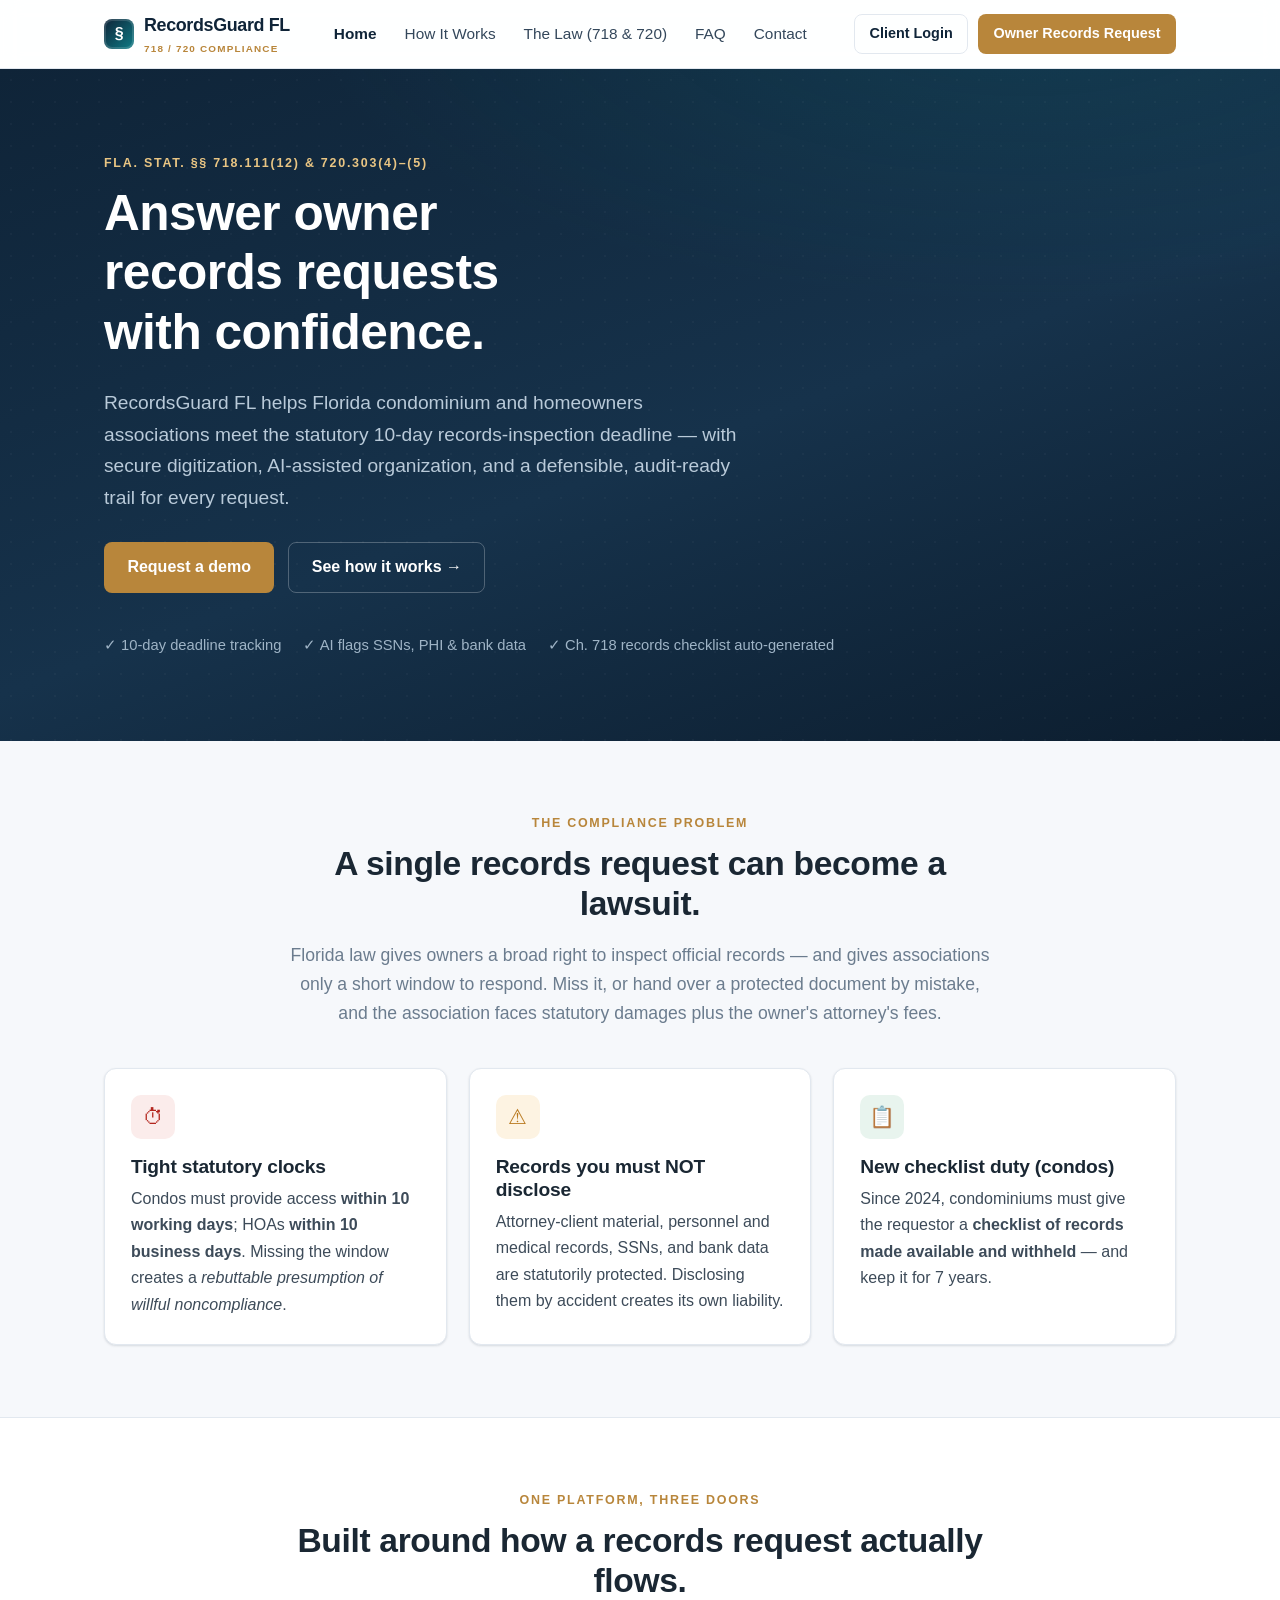
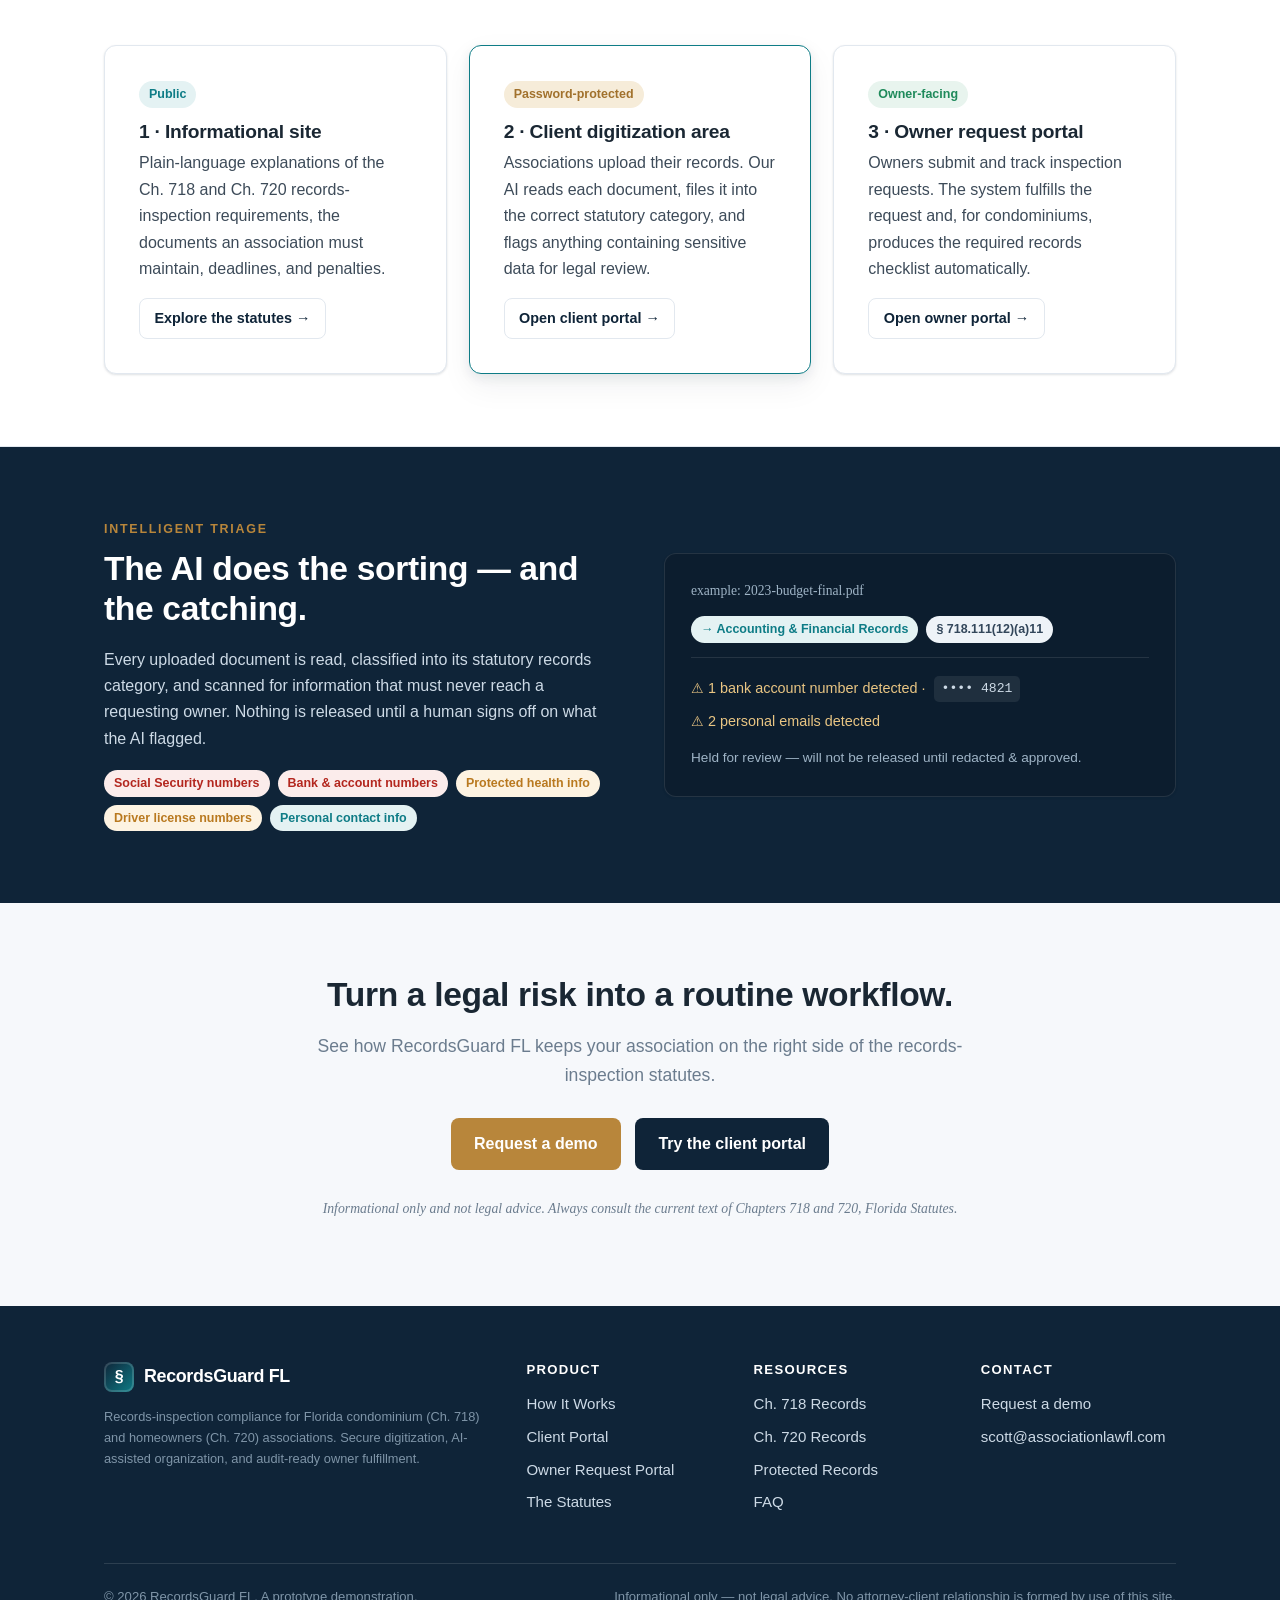
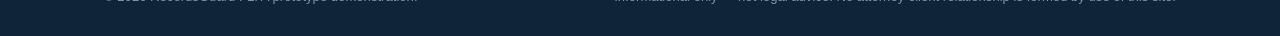
<file: index.html>
<!DOCTYPE html>
<html lang="en">
<head>
  <meta charset="UTF-8" />
  <meta name="viewport" content="width=device-width, initial-scale=1" />
  <meta name="theme-color" content="#0f2438" />
  <title>RecordsGuard FL — Records-Inspection Compliance for FL Associations</title>
  <meta name="description" content="Help Florida condominium (Ch. 718) and homeowners (Ch. 720) associations comply with owner records-inspection requests: secure digitization, AI-assisted organization, and audit-ready owner fulfillment." />
  <link rel="preconnect" href="https://fonts.googleapis.com" />
  <link rel="stylesheet" href="assets/css/site.css" />
</head>
<body data-page="home">
  <div id="site-header"></div>

  <!-- HERO -->
  <div class="hero">
    <div class="wrap">
      <p class="eyebrow">Fla. Stat. §§ 718.111(12) &amp; 720.303(4)–(5)</p>
      <h1>Answer owner records requests with confidence.</h1>
      <p class="lead">RecordsGuard FL helps Florida condominium and homeowners associations meet the statutory 10-day records-inspection deadline — with secure digitization, AI-assisted organization, and a defensible, audit-ready trail for every request.</p>
      <div class="hero-actions">
        <a class="btn btn-primary" href="contact.html">Request a demo</a>
        <a class="btn btn-ghost" href="how-it-works.html" style="color:#fff;border-color:rgba(255,255,255,.25)">See how it works →</a>
      </div>
      <div class="hero-badges">
        <span>✓ 10-day deadline tracking</span>
        <span>✓ AI flags SSNs, PHI &amp; bank data</span>
        <span>✓ Ch. 718 records checklist auto-generated</span>
      </div>
    </div>
  </div>

  <!-- PROBLEM -->
  <section>
    <div class="wrap narrow center">
      <p class="eyebrow">The compliance problem</p>
      <h2>A single records request can become a lawsuit.</h2>
      <p class="muted" style="font-size:1.1rem">Florida law gives owners a broad right to inspect official records — and gives associations only a short window to respond. Miss it, or hand over a protected document by mistake, and the association faces statutory damages plus the owner's attorney's fees.</p>
    </div>
    <div class="wrap" style="margin-top:40px">
      <div class="grid grid-3">
        <div class="card"><div class="card-icon" style="background:var(--red-bg);color:var(--red)">⏱</div>
          <h3>Tight statutory clocks</h3>
          <p>Condos must provide access <strong>within 10 working days</strong>; HOAs <strong>within 10 business days</strong>. Missing the window creates a <em>rebuttable presumption of willful noncompliance</em>.</p>
        </div>
        <div class="card"><div class="card-icon" style="background:var(--amber-bg);color:var(--amber)">⚠</div>
          <h3>Records you must NOT disclose</h3>
          <p>Attorney-client material, personnel and medical records, SSNs, and bank data are statutorily protected. Disclosing them by accident creates its own liability.</p>
        </div>
        <div class="card"><div class="card-icon" style="background:var(--green-bg);color:var(--green)">📋</div>
          <h3>New checklist duty (condos)</h3>
          <p>Since 2024, condominiums must give the requestor a <strong>checklist of records made available and withheld</strong> — and keep it for 7 years.</p>
        </div>
      </div>
    </div>
  </section>

  <!-- THREE AREAS -->
  <section class="alt">
    <div class="wrap">
      <div class="center" style="max-width:720px;margin:0 auto 44px">
        <p class="eyebrow">One platform, three doors</p>
        <h2>Built around how a records request actually flows.</h2>
      </div>
      <div class="grid grid-3">
        <div class="card pad-lg">
          <span class="pill teal">Public</span>
          <h3 style="margin-top:12px">1 · Informational site</h3>
          <p>Plain-language explanations of the Ch. 718 and Ch. 720 records-inspection requirements, the documents an association must maintain, deadlines, and penalties.</p>
          <a class="btn btn-ghost btn-sm" href="law.html">Explore the statutes →</a>
        </div>
        <div class="card pad-lg" style="border-color:var(--teal);box-shadow:var(--shadow)">
          <span class="pill brass">Password-protected</span>
          <h3 style="margin-top:12px">2 · Client digitization area</h3>
          <p>Associations upload their records. Our AI reads each document, files it into the correct statutory category, and flags anything containing sensitive data for legal review.</p>
          <a class="btn btn-ghost btn-sm" href="portal.html">Open client portal →</a>
        </div>
        <div class="card pad-lg">
          <span class="pill green">Owner-facing</span>
          <h3 style="margin-top:12px">3 · Owner request portal</h3>
          <p>Owners submit and track inspection requests. The system fulfills the request and, for condominiums, produces the required records checklist automatically.</p>
          <a class="btn btn-ghost btn-sm" href="owners.html">Open owner portal →</a>
        </div>
      </div>
    </div>
  </section>

  <!-- AI CALLOUT -->
  <section class="navy-band">
    <div class="wrap grid grid-2" style="align-items:center;gap:48px">
      <div>
        <p class="eyebrow">Intelligent triage</p>
        <h2>The AI does the sorting — and the catching.</h2>
        <p>Every uploaded document is read, classified into its statutory records category, and scanned for information that must never reach a requesting owner. Nothing is released until a human signs off on what the AI flagged.</p>
        <div class="tag-list" style="margin-top:18px">
          <span class="pill red">Social Security numbers</span>
          <span class="pill red">Bank &amp; account numbers</span>
          <span class="pill amber">Protected health info</span>
          <span class="pill amber">Driver license numbers</span>
          <span class="pill teal">Personal contact info</span>
        </div>
      </div>
      <div class="card" style="background:#0c1d2e;border-color:rgba(255,255,255,.1)">
        <div style="font-family:var(--serif);color:#9fb4c6;font-size:.85rem">example: 2023-budget-final.pdf</div>
        <div style="margin:14px 0;display:flex;gap:8px;flex-wrap:wrap">
          <span class="pill teal">→ Accounting &amp; Financial Records</span>
          <span class="pill">§ 718.111(12)(a)11</span>
        </div>
        <div style="border-top:1px solid rgba(255,255,255,.1);padding-top:14px">
          <div class="finding" style="color:#e9c583">⚠ 1 bank account number detected · <code style="background:rgba(255,255,255,.08);color:#cddae6">•••• 4821</code></div>
          <div class="finding" style="color:#e9c583">⚠ 2 personal emails detected</div>
          <div style="color:#9fb4c6;font-size:.85rem;margin-top:10px">Held for review — will not be released until redacted &amp; approved.</div>
        </div>
      </div>
    </div>
  </section>

  <!-- CTA -->
  <section>
    <div class="wrap center narrow">
      <h2>Turn a legal risk into a routine workflow.</h2>
      <p class="muted" style="font-size:1.1rem">See how RecordsGuard FL keeps your association on the right side of the records-inspection statutes.</p>
      <div class="hero-actions" style="justify-content:center">
        <a class="btn btn-primary" href="contact.html">Request a demo</a>
        <a class="btn btn-navy" href="portal.html">Try the client portal</a>
      </div>
      <p class="cite" style="margin-top:28px">Informational only and not legal advice. Always consult the current text of Chapters 718 and 720, Florida Statutes.</p>
    </div>
  </section>

  <div id="site-footer"></div>
  <script src="assets/js/site.js"></script>
</body>
</html>
</file>
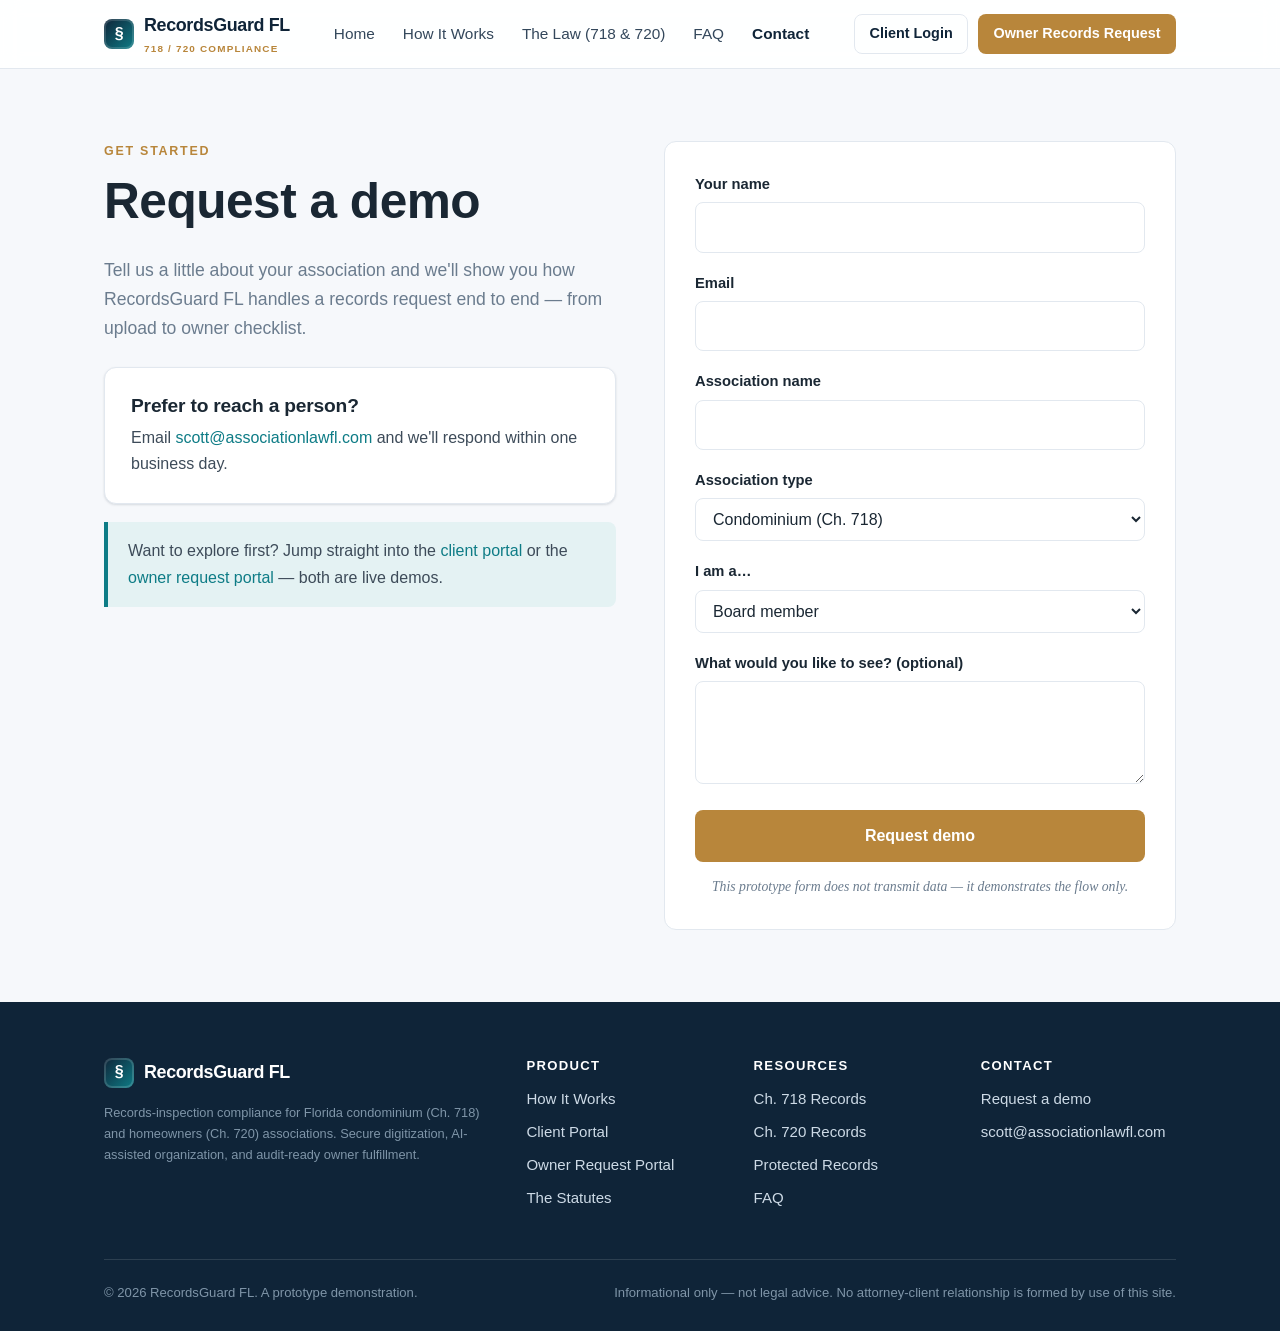
<file: contact.html>
<!DOCTYPE html>
<html lang="en">
<head>
  <meta charset="UTF-8" />
  <meta name="viewport" content="width=device-width, initial-scale=1" />
  <meta name="theme-color" content="#0f2438" />
  <title>Contact &amp; Demo | RecordsGuard FL</title>
  <meta name="description" content="Request a demo of RecordsGuard FL for your Florida condominium or homeowners association." />
  <link rel="stylesheet" href="assets/css/site.css" />
</head>
<body data-page="contact">
  <div id="site-header"></div>

  <section>
    <div class="wrap grid grid-2" style="gap:48px;align-items:start">
      <div>
        <p class="eyebrow">Get started</p>
        <h1>Request a demo</h1>
        <p class="muted" style="font-size:1.1rem">Tell us a little about your association and we'll show you how RecordsGuard FL handles a records request end to end — from upload to owner checklist.</p>
        <div class="card" style="margin-top:24px">
          <h3 class="mt-0">Prefer to reach a person?</h3>
          <p class="mb-0">Email <a href="mailto:scott@associationlawfl.com">scott@associationlawfl.com</a> and we'll respond within one business day.</p>
        </div>
        <div class="callout info" style="margin-top:18px">
          Want to explore first? Jump straight into the <a href="portal.html">client portal</a> or the <a href="owners.html">owner request portal</a> — both are live demos.
        </div>
      </div>

      <div class="form-card">
        <form id="demo-form" onsubmit="return submitDemo(event)">
          <div class="field">
            <label for="name">Your name</label>
            <input id="name" name="name" required autocomplete="name" />
          </div>
          <div class="field">
            <label for="email">Email</label>
            <input id="email" name="email" type="email" required autocomplete="email" />
          </div>
          <div class="field">
            <label for="assoc">Association name</label>
            <input id="assoc" name="assoc" />
          </div>
          <div class="field">
            <label for="type">Association type</label>
            <select id="type" name="type">
              <option value="condo">Condominium (Ch. 718)</option>
              <option value="hoa">Homeowners association (Ch. 720)</option>
              <option value="mixed">Both / management company</option>
              <option value="other">Other</option>
            </select>
          </div>
          <div class="field">
            <label for="role">I am a…</label>
            <select id="role" name="role">
              <option>Board member</option>
              <option>Community association manager</option>
              <option>Association counsel</option>
              <option>Owner</option>
              <option>Other</option>
            </select>
          </div>
          <div class="field">
            <label for="msg">What would you like to see? (optional)</label>
            <textarea id="msg" name="msg" rows="3"></textarea>
          </div>
          <button class="btn btn-primary btn-block" type="submit">Request demo</button>
          <p class="cite center" style="margin:14px 0 0">This prototype form does not transmit data — it demonstrates the flow only.</p>
        </form>
        <div id="demo-thanks" class="hidden center" style="padding:20px 0">
          <div style="font-size:3rem">✓</div>
          <h3>Thanks, <span id="thanks-name">there</span>!</h3>
          <p class="muted">In a production deployment this would reach our team. For now, feel free to explore the live portals.</p>
          <div class="hero-actions" style="justify-content:center">
            <a class="btn btn-navy btn-sm" href="portal.html">Client portal</a>
            <a class="btn btn-ghost btn-sm" href="owners.html">Owner portal</a>
          </div>
        </div>
      </div>
    </div>
  </section>

  <div id="site-footer"></div>
  <script src="assets/js/site.js"></script>
  <script>
    function submitDemo(e) {
      e.preventDefault();
      var name = document.getElementById('name').value || 'there';
      document.getElementById('thanks-name').textContent = name;
      document.getElementById('demo-form').classList.add('hidden');
      document.getElementById('demo-thanks').classList.remove('hidden');
      return false;
    }
  </script>
</body>
</html>
</file>
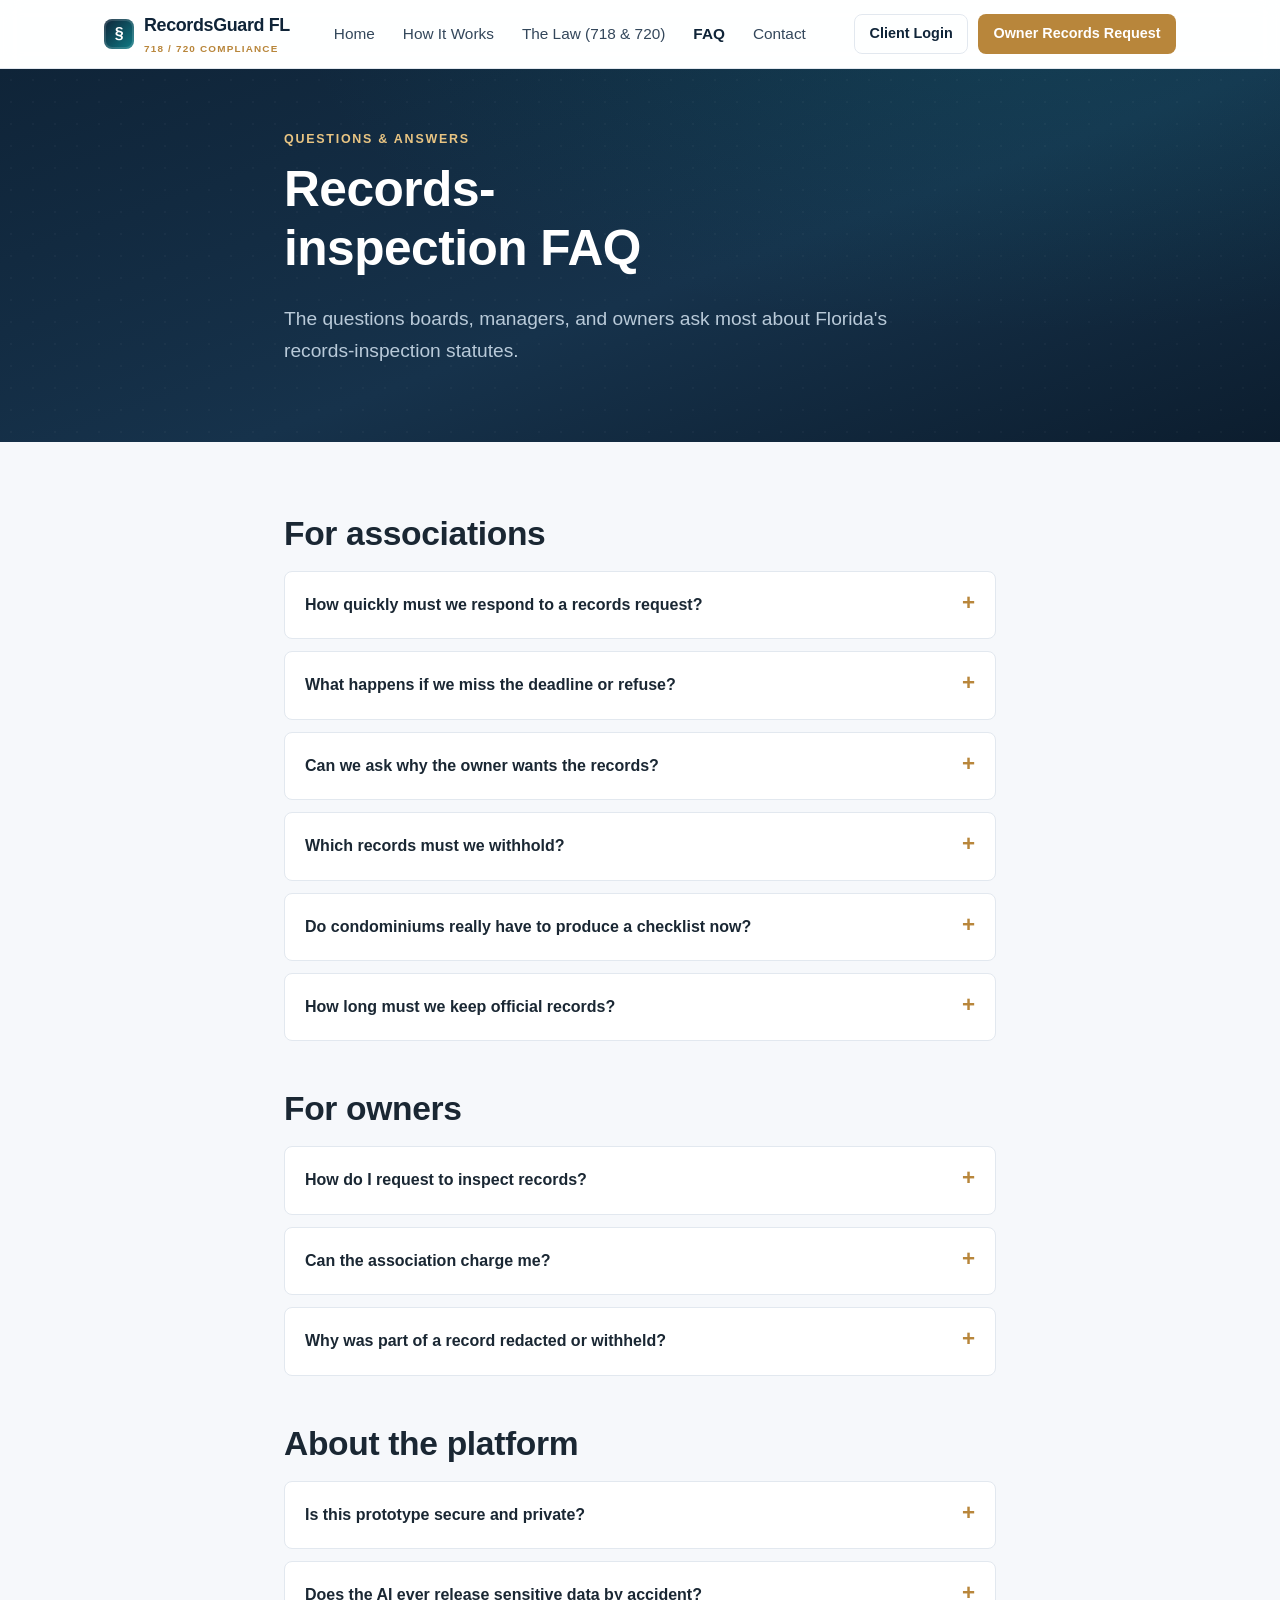
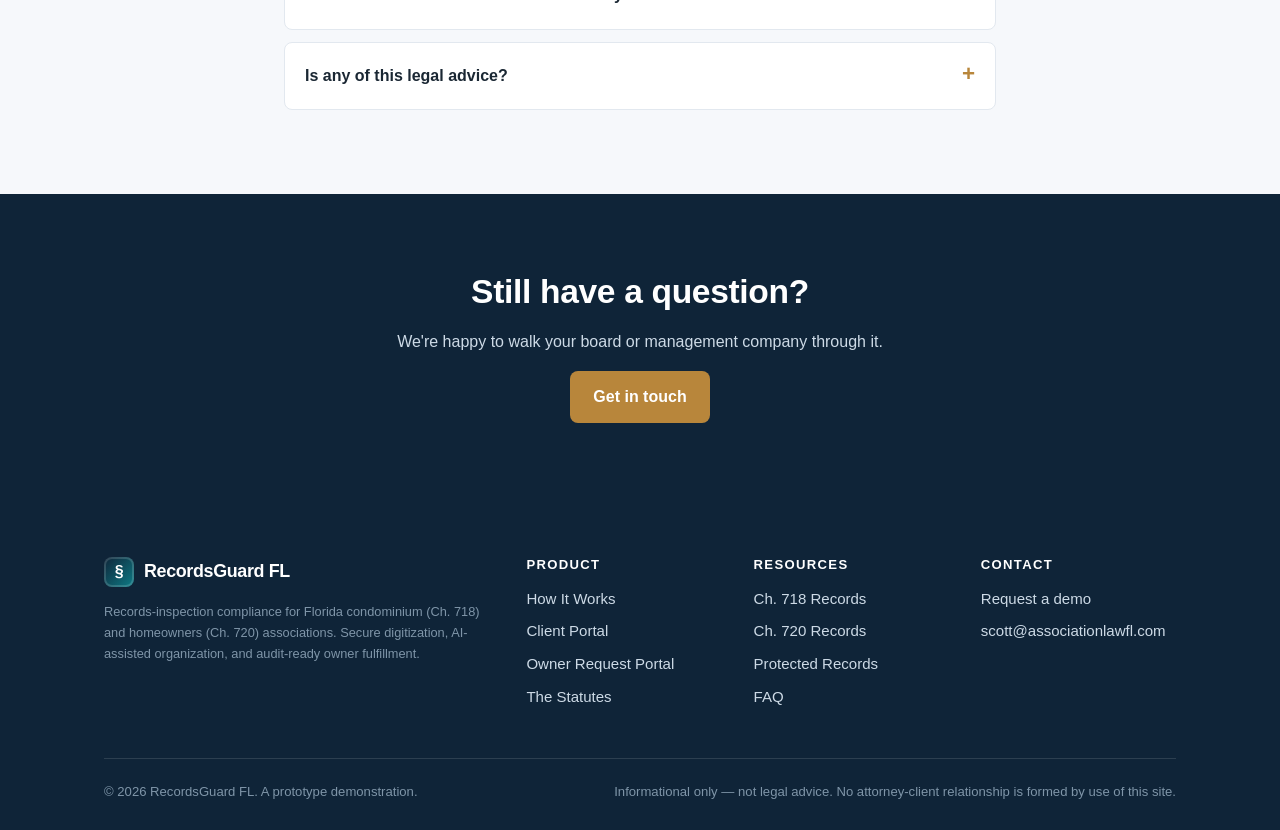
<file: faq.html>
<!DOCTYPE html>
<html lang="en">
<head>
  <meta charset="UTF-8" />
  <meta name="viewport" content="width=device-width, initial-scale=1" />
  <meta name="theme-color" content="#0f2438" />
  <title>FAQ | RecordsGuard FL</title>
  <meta name="description" content="Common questions about Florida association records-inspection requirements under Chapters 718 and 720 and how RecordsGuard FL helps." />
  <link rel="stylesheet" href="assets/css/site.css" />
</head>
<body data-page="faq">
  <div id="site-header"></div>

  <div class="hero" style="padding:0">
    <div class="wrap narrow" style="padding-top:60px;padding-bottom:56px">
      <p class="eyebrow">Questions &amp; answers</p>
      <h1>Records-inspection FAQ</h1>
      <p class="lead">The questions boards, managers, and owners ask most about Florida's records-inspection statutes.</p>
    </div>
  </div>

  <section>
    <div class="wrap narrow">
      <h2>For associations</h2>
      <details class="faq"><summary>How quickly must we respond to a records request?</summary>
        <p>A condominium association must make records available <strong>within 10 working days</strong> of receiving a written request (§ 718.111(12)(c)); a homeowners association <strong>within 10 business days</strong> (§ 720.303(5)(a)). Missing the deadline creates a rebuttable presumption that the association <em>willfully</em> failed to comply.</p>
      </details>
      <details class="faq"><summary>What happens if we miss the deadline or refuse?</summary>
        <p>Both statutes provide minimum damages of $50 per day for up to 10 days (a $500 minimum), and the prevailing owner or member is entitled to recover attorney's fees. Because the presumption is of <em>willful</em> noncompliance, the practical exposure — especially fees — can far exceed the statutory damages.</p>
      </details>
      <details class="faq"><summary>Can we ask why the owner wants the records?</summary>
        <p>No. The association may adopt reasonable rules about the frequency, time, location, notice, and manner of inspection, but it may not require an owner to state the purpose of the request as a condition of access.</p>
      </details>
      <details class="faq"><summary>Which records must we withhold?</summary>
        <p>Attorney-client privileged material and work product, information obtained in approving a sale/lease/transfer, employee personnel records (except compensation), owners' medical records, Social Security/driver-license/credit-card numbers, protected contact information, and the association's electronic security measures, passwords, and software. See <a href="law.html#protected">the protected-records list</a> for full citations.</p>
      </details>
      <details class="faq"><summary>Do condominiums really have to produce a checklist now?</summary>
        <p>Yes. Since 2024, a condominium association responding to a records request must provide the requestor a checklist of the records made available and those withheld, and retain that checklist for 7 years. RecordsGuard FL generates it automatically — and we produce one for HOAs too as a best practice.</p>
      </details>
      <details class="faq"><summary>How long must we keep official records?</summary>
        <p>Most records must be kept for at least 7 years; core governing documents are kept permanently; bids for 1 year; ballots and election materials for 1 year; and structural integrity reserve studies and milestone/structural inspection reports for 15 years. Our system tags each folder with its retention period.</p>
      </details>

      <h2 style="margin-top:48px">For owners</h2>
      <details class="faq"><summary>How do I request to inspect records?</summary>
        <p>Submit a <strong>written</strong> request to the association. You don't have to explain why. You may inspect the records and make or obtain copies at your reasonable expense. You can start a request in our <a href="owners.html">owner portal</a>.</p>
      </details>
      <details class="faq"><summary>Can the association charge me?</summary>
        <p>The association may charge the reasonable costs of copying and, in some cases, personnel time to supervise or produce records, within statutory limits. Inspection itself is a right; copying costs are the owner's reasonable expense.</p>
      </details>
      <details class="faq"><summary>Why was part of a record redacted or withheld?</summary>
        <p>Certain information is statutorily protected — like Social Security numbers, medical records, or attorney-client material — and the association is required to withhold or redact it. Your records checklist will identify what was withheld and the statutory basis for it.</p>
      </details>

      <h2 style="margin-top:48px">About the platform</h2>
      <details class="faq"><summary>Is this prototype secure and private?</summary>
        <p>This demonstration runs entirely in your browser. Files you drop into the client portal are analyzed on-device and are not uploaded anywhere; any data you enter is stored only in your browser's local storage and can be cleared at any time. A production deployment uses encrypted authentication and isolated server-side storage.</p>
      </details>
      <details class="faq"><summary>Does the AI ever release sensitive data by accident?</summary>
        <p>The design principle is human-in-the-loop: any document the AI flags for sensitive information is held in a review queue and cannot be released to an owner until a person redacts and approves it. The AI's job is to <em>catch</em> — a person decides.</p>
      </details>
      <details class="faq"><summary>Is any of this legal advice?</summary>
        <p>No. RecordsGuard FL is a compliance tool and this site is informational only. It does not create an attorney-client relationship and is not a substitute for advice from qualified Florida counsel on your association's specific situation.</p>
      </details>
    </div>
  </section>

  <section class="navy-band">
    <div class="wrap center narrow" style="padding:6px 0">
      <h2>Still have a question?</h2>
      <p>We're happy to walk your board or management company through it.</p>
      <a class="btn btn-primary" href="contact.html">Get in touch</a>
    </div>
  </section>

  <div id="site-footer"></div>
  <script src="assets/js/site.js"></script>
</body>
</html>
</file>
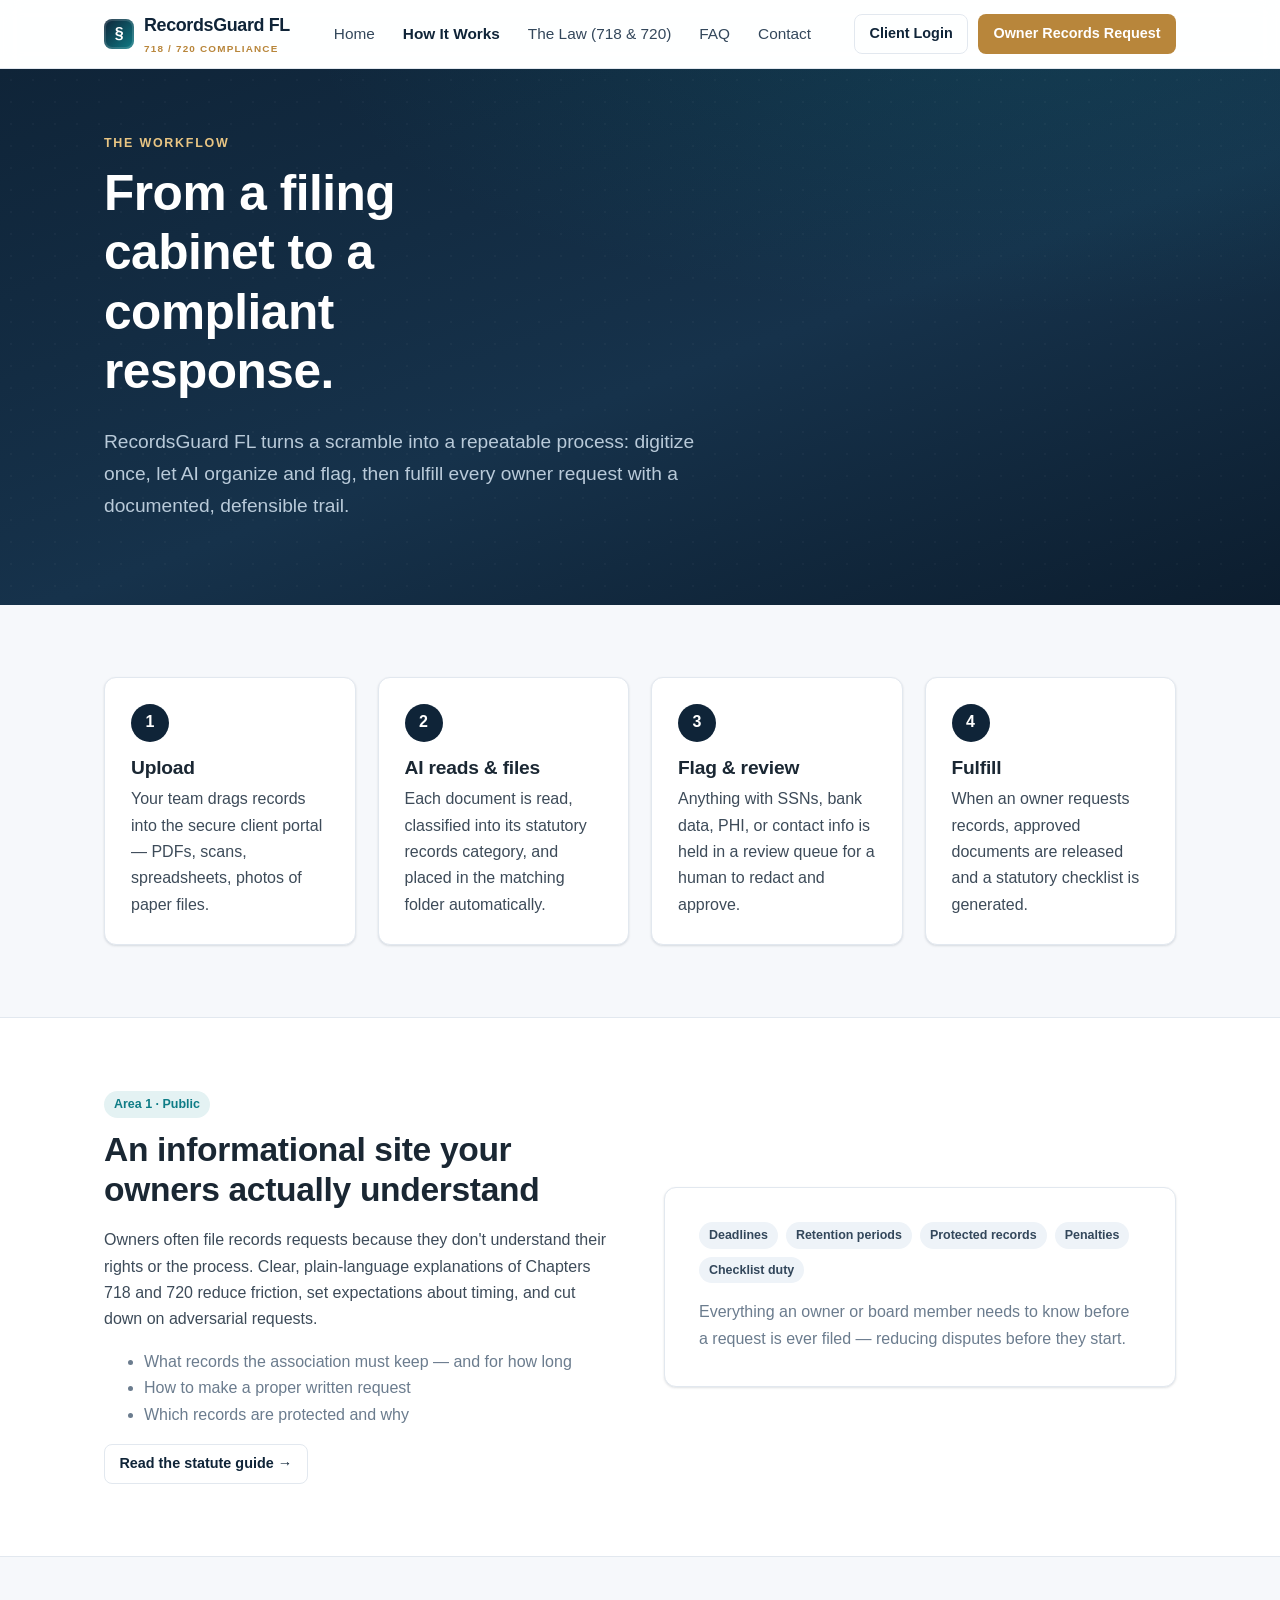
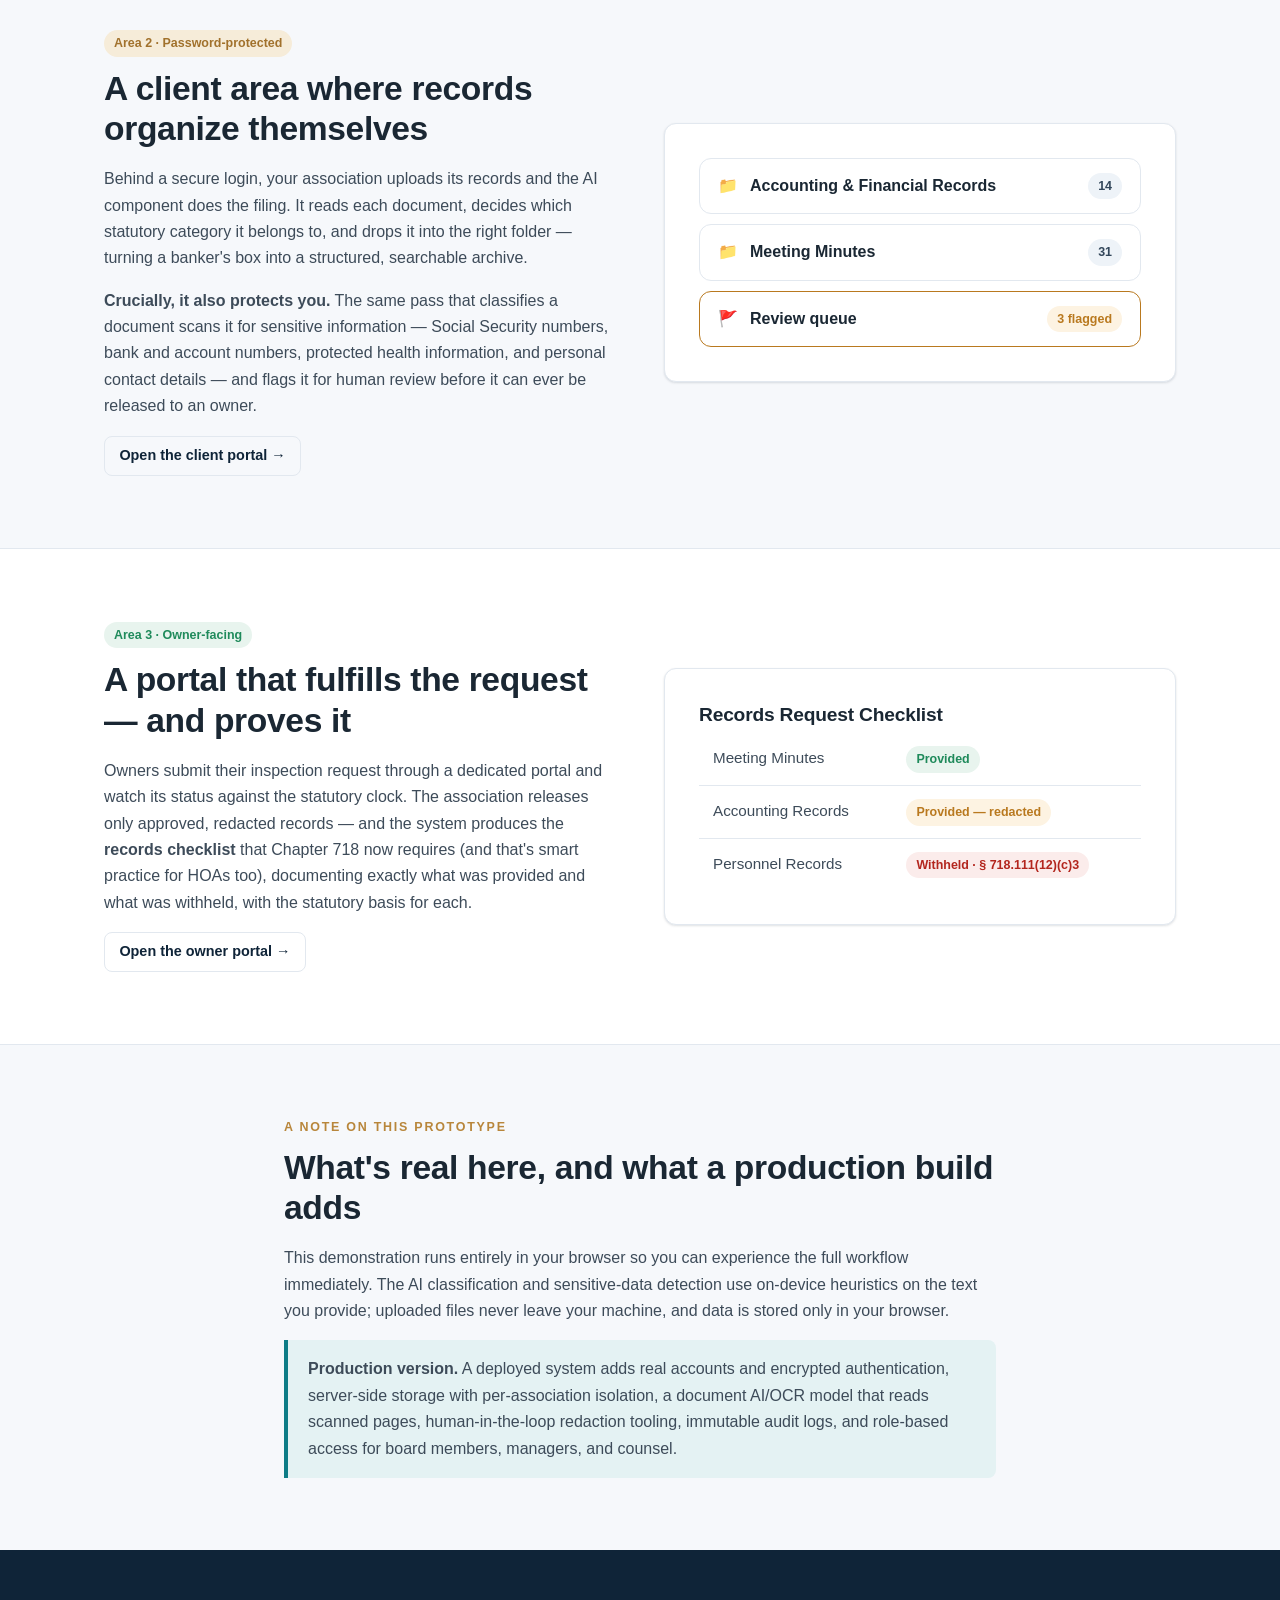
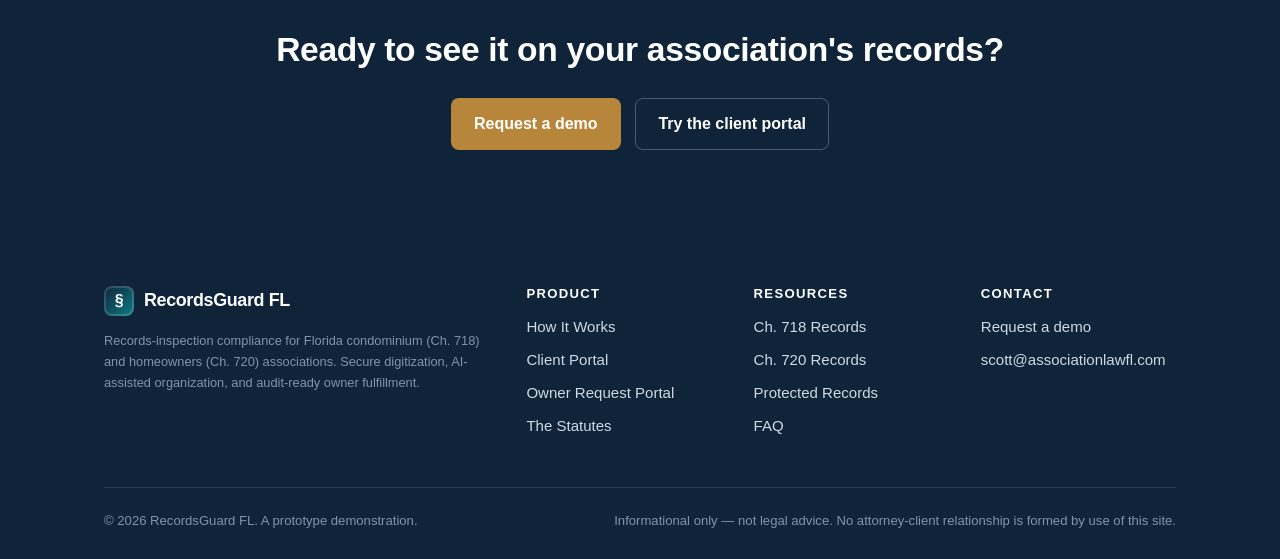
<file: how-it-works.html>
<!DOCTYPE html>
<html lang="en">
<head>
  <meta charset="UTF-8" />
  <meta name="viewport" content="width=device-width, initial-scale=1" />
  <meta name="theme-color" content="#0f2438" />
  <title>How It Works | RecordsGuard FL</title>
  <meta name="description" content="From upload to owner fulfillment: how RecordsGuard FL digitizes, AI-organizes, and safely produces association records under Fla. Stat. 718 & 720." />
  <link rel="stylesheet" href="assets/css/site.css" />
</head>
<body data-page="how">
  <div id="site-header"></div>

  <div class="hero" style="padding:0">
    <div class="wrap" style="padding-top:64px;padding-bottom:64px">
      <p class="eyebrow">The workflow</p>
      <h1>From a filing cabinet to a compliant response.</h1>
      <p class="lead">RecordsGuard FL turns a scramble into a repeatable process: digitize once, let AI organize and flag, then fulfill every owner request with a documented, defensible trail.</p>
    </div>
  </div>

  <!-- Pipeline steps -->
  <section>
    <div class="wrap">
      <div class="grid grid-4">
        <div class="card"><div class="step-num">1</div><h3>Upload</h3><p>Your team drags records into the secure client portal — PDFs, scans, spreadsheets, photos of paper files.</p></div>
        <div class="card"><div class="step-num">2</div><h3>AI reads &amp; files</h3><p>Each document is read, classified into its statutory records category, and placed in the matching folder automatically.</p></div>
        <div class="card"><div class="step-num">3</div><h3>Flag &amp; review</h3><p>Anything with SSNs, bank data, PHI, or contact info is held in a review queue for a human to redact and approve.</p></div>
        <div class="card"><div class="step-num">4</div><h3>Fulfill</h3><p>When an owner requests records, approved documents are released and a statutory checklist is generated.</p></div>
      </div>
    </div>
  </section>

  <!-- Area 1 -->
  <section class="alt">
    <div class="wrap grid grid-2" style="align-items:center;gap:48px">
      <div>
        <span class="pill teal">Area 1 · Public</span>
        <h2 style="margin-top:12px">An informational site your owners actually understand</h2>
        <p>Owners often file records requests because they don't understand their rights or the process. Clear, plain-language explanations of Chapters 718 and 720 reduce friction, set expectations about timing, and cut down on adversarial requests.</p>
        <ul class="muted">
          <li>What records the association must keep — and for how long</li>
          <li>How to make a proper written request</li>
          <li>Which records are protected and why</li>
        </ul>
        <a class="btn btn-ghost btn-sm" href="law.html">Read the statute guide →</a>
      </div>
      <div class="card pad-lg">
        <div class="tag-list">
          <span class="pill">Deadlines</span><span class="pill">Retention periods</span><span class="pill">Protected records</span><span class="pill">Penalties</span><span class="pill">Checklist duty</span>
        </div>
        <p class="muted" style="margin-top:16px">Everything an owner or board member needs to know before a request is ever filed — reducing disputes before they start.</p>
      </div>
    </div>
  </section>

  <!-- Area 2 -->
  <section>
    <div class="wrap grid grid-2" style="align-items:center;gap:48px">
      <div class="card pad-lg" style="order:2">
        <div class="folder"><div class="folder-head"><span>📁</span><span class="fname">Accounting &amp; Financial Records</span><span class="pill fcount">14</span></div></div>
        <div class="folder" style="margin-top:10px"><div class="folder-head"><span>📁</span><span class="fname">Meeting Minutes</span><span class="pill fcount">31</span></div></div>
        <div class="folder" style="margin-top:10px;border-color:var(--amber)"><div class="folder-head"><span>🚩</span><span class="fname">Review queue</span><span class="pill amber fcount">3 flagged</span></div></div>
      </div>
      <div style="order:1">
        <span class="pill brass">Area 2 · Password-protected</span>
        <h2 style="margin-top:12px">A client area where records organize themselves</h2>
        <p>Behind a secure login, your association uploads its records and the AI component does the filing. It reads each document, decides which statutory category it belongs to, and drops it into the right folder — turning a banker's box into a structured, searchable archive.</p>
        <p><strong>Crucially, it also protects you.</strong> The same pass that classifies a document scans it for sensitive information — Social Security numbers, bank and account numbers, protected health information, and personal contact details — and flags it for human review before it can ever be released to an owner.</p>
        <a class="btn btn-ghost btn-sm" href="portal.html">Open the client portal →</a>
      </div>
    </div>
  </section>

  <!-- Area 3 -->
  <section class="alt">
    <div class="wrap grid grid-2" style="align-items:center;gap:48px">
      <div>
        <span class="pill green">Area 3 · Owner-facing</span>
        <h2 style="margin-top:12px">A portal that fulfills the request — and proves it</h2>
        <p>Owners submit their inspection request through a dedicated portal and watch its status against the statutory clock. The association releases only approved, redacted records — and the system produces the <strong>records checklist</strong> that Chapter 718 now requires (and that's smart practice for HOAs too), documenting exactly what was provided and what was withheld, with the statutory basis for each.</p>
        <a class="btn btn-ghost btn-sm" href="owners.html">Open the owner portal →</a>
      </div>
      <div class="card pad-lg checklist-doc">
        <h3 class="mt-0">Records Request Checklist</h3>
        <table class="table">
          <tr><td>Meeting Minutes</td><td><span class="pill green">Provided</span></td></tr>
          <tr><td>Accounting Records</td><td><span class="pill amber">Provided — redacted</span></td></tr>
          <tr><td>Personnel Records</td><td><span class="pill red">Withheld · § 718.111(12)(c)3</span></td></tr>
        </table>
      </div>
    </div>
  </section>

  <!-- Security note -->
  <section>
    <div class="wrap narrow">
      <p class="eyebrow">A note on this prototype</p>
      <h2>What's real here, and what a production build adds</h2>
      <p>This demonstration runs entirely in your browser so you can experience the full workflow immediately. The AI classification and sensitive-data detection use on-device heuristics on the text you provide; uploaded files never leave your machine, and data is stored only in your browser.</p>
      <div class="callout info">
        <strong>Production version.</strong> A deployed system adds real accounts and encrypted authentication, server-side storage with per-association isolation, a document AI/OCR model that reads scanned pages, human-in-the-loop redaction tooling, immutable audit logs, and role-based access for board members, managers, and counsel.
      </div>
    </div>
  </section>

  <section class="navy-band">
    <div class="wrap center narrow" style="padding:8px 0">
      <h2>Ready to see it on your association's records?</h2>
      <div class="hero-actions" style="justify-content:center">
        <a class="btn btn-primary" href="contact.html">Request a demo</a>
        <a class="btn btn-ghost" href="portal.html" style="color:#fff;border-color:rgba(255,255,255,.25)">Try the client portal</a>
      </div>
    </div>
  </section>

  <div id="site-footer"></div>
  <script src="assets/js/site.js"></script>
</body>
</html>
</file>
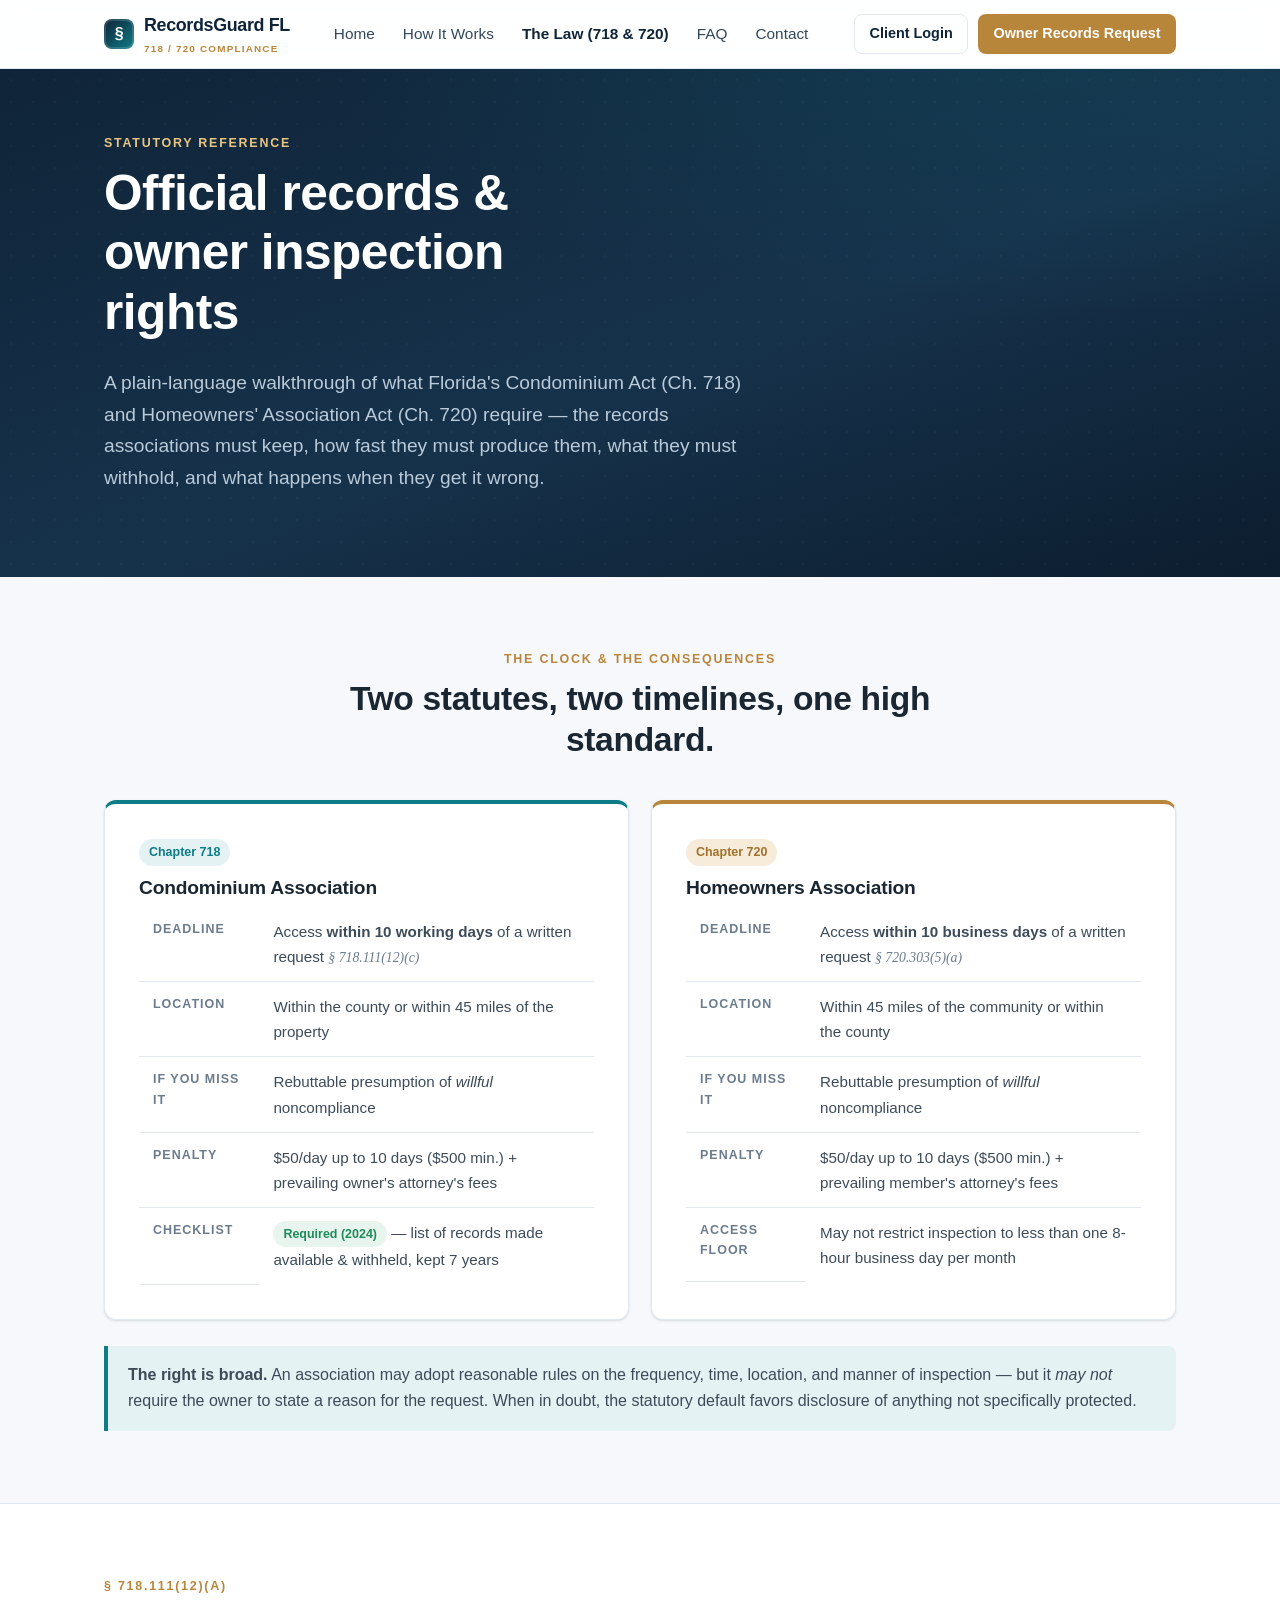
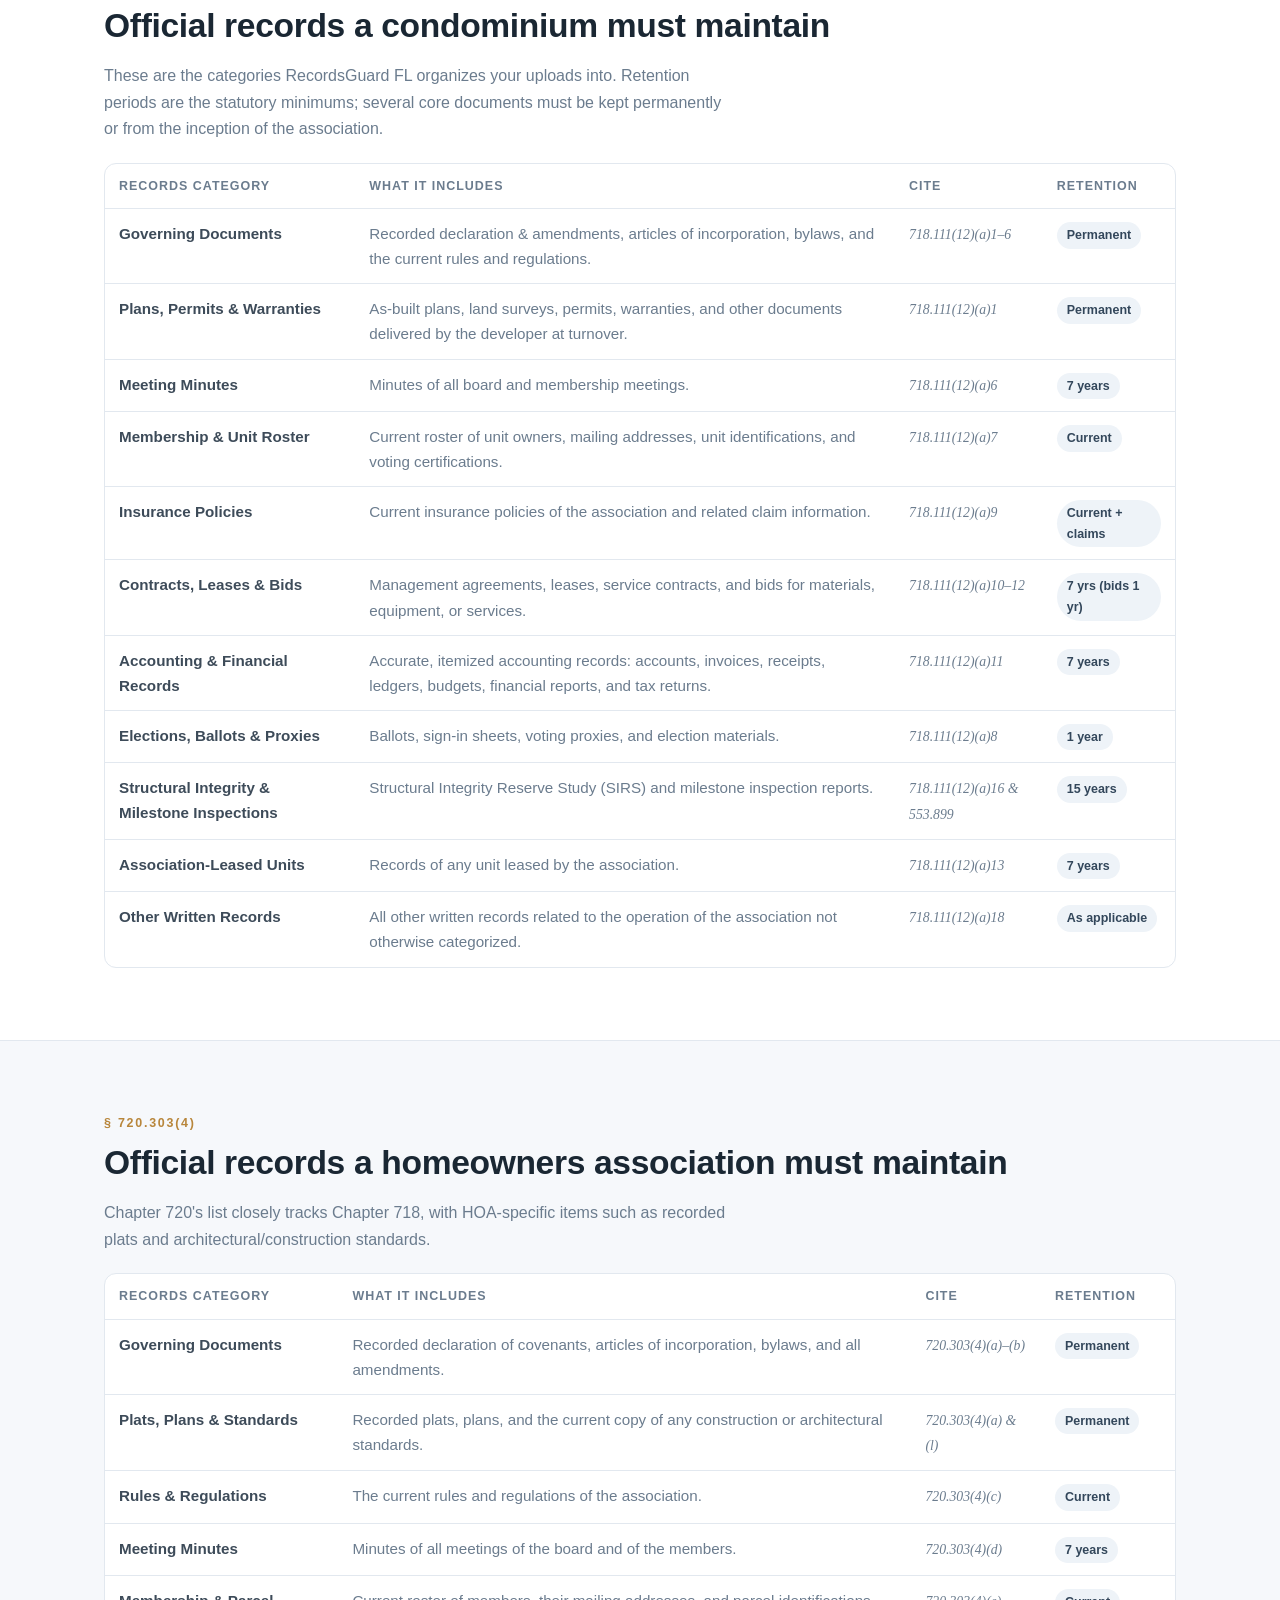
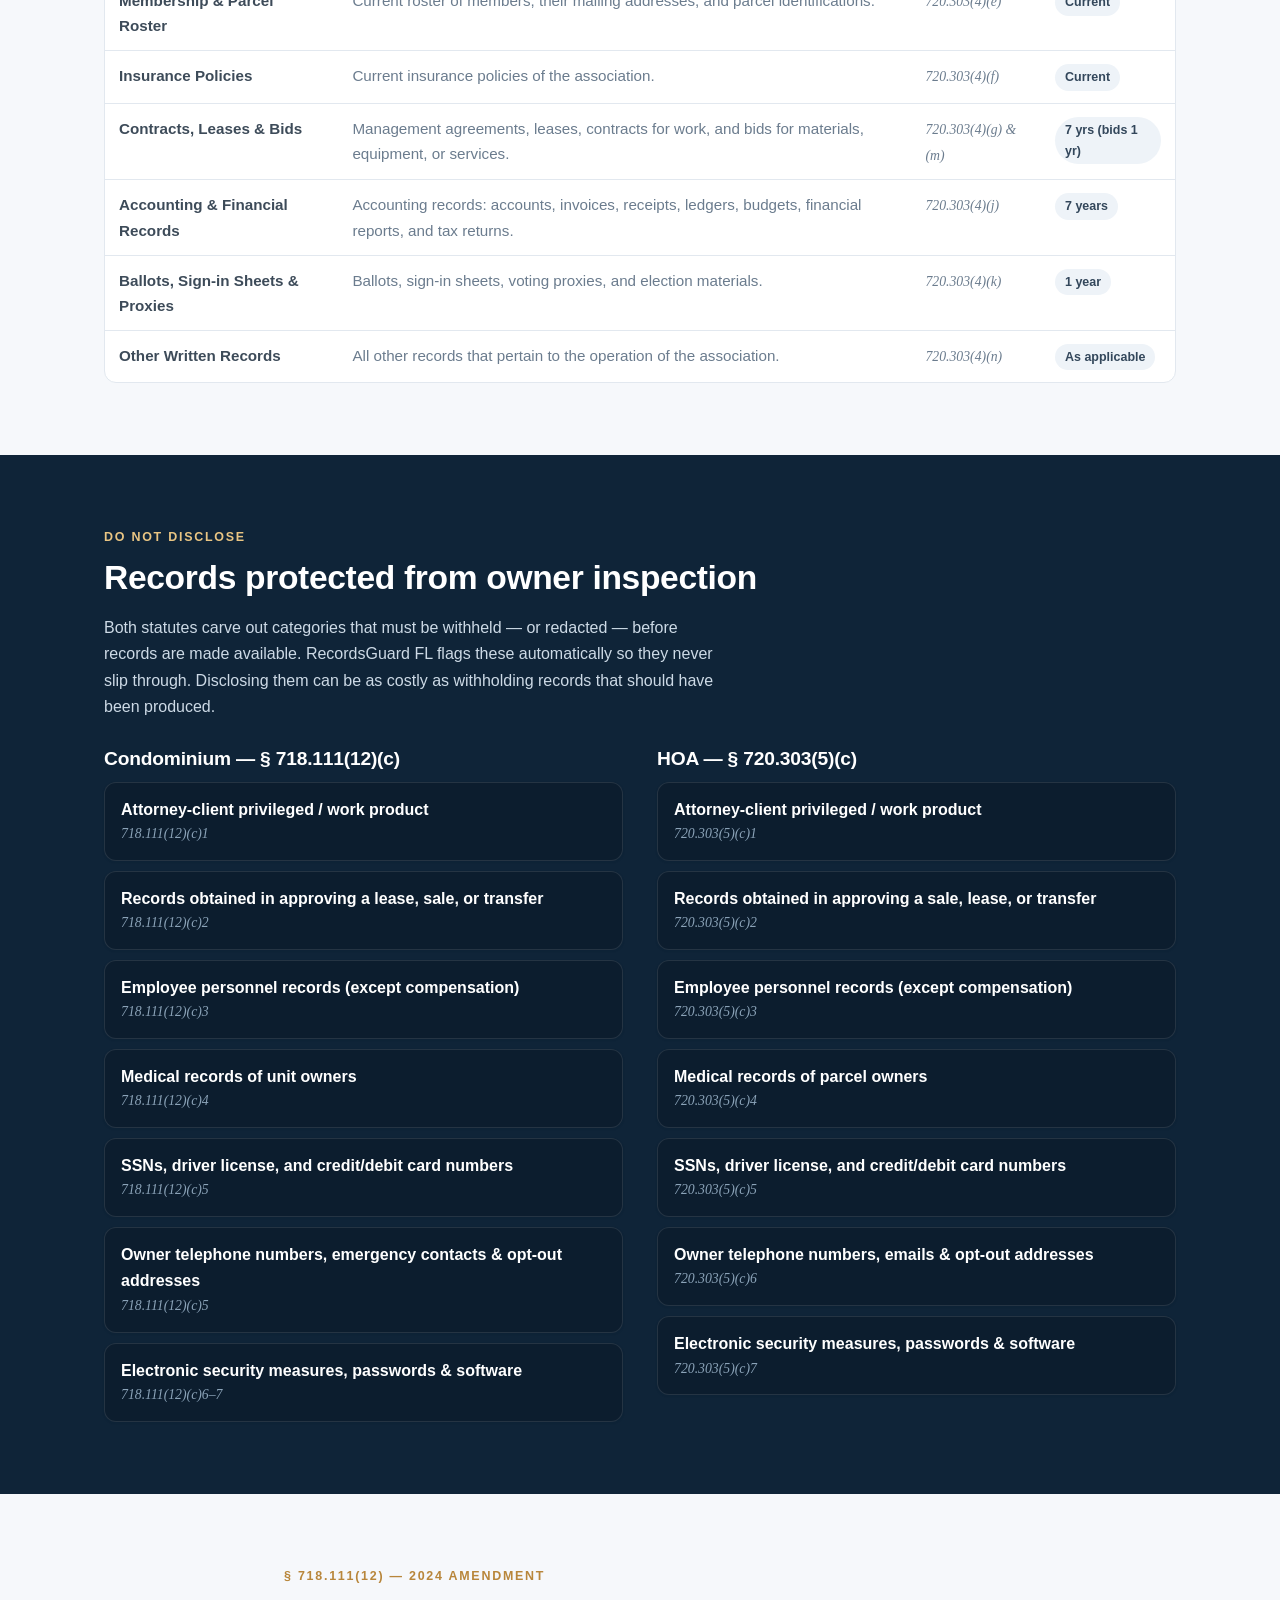
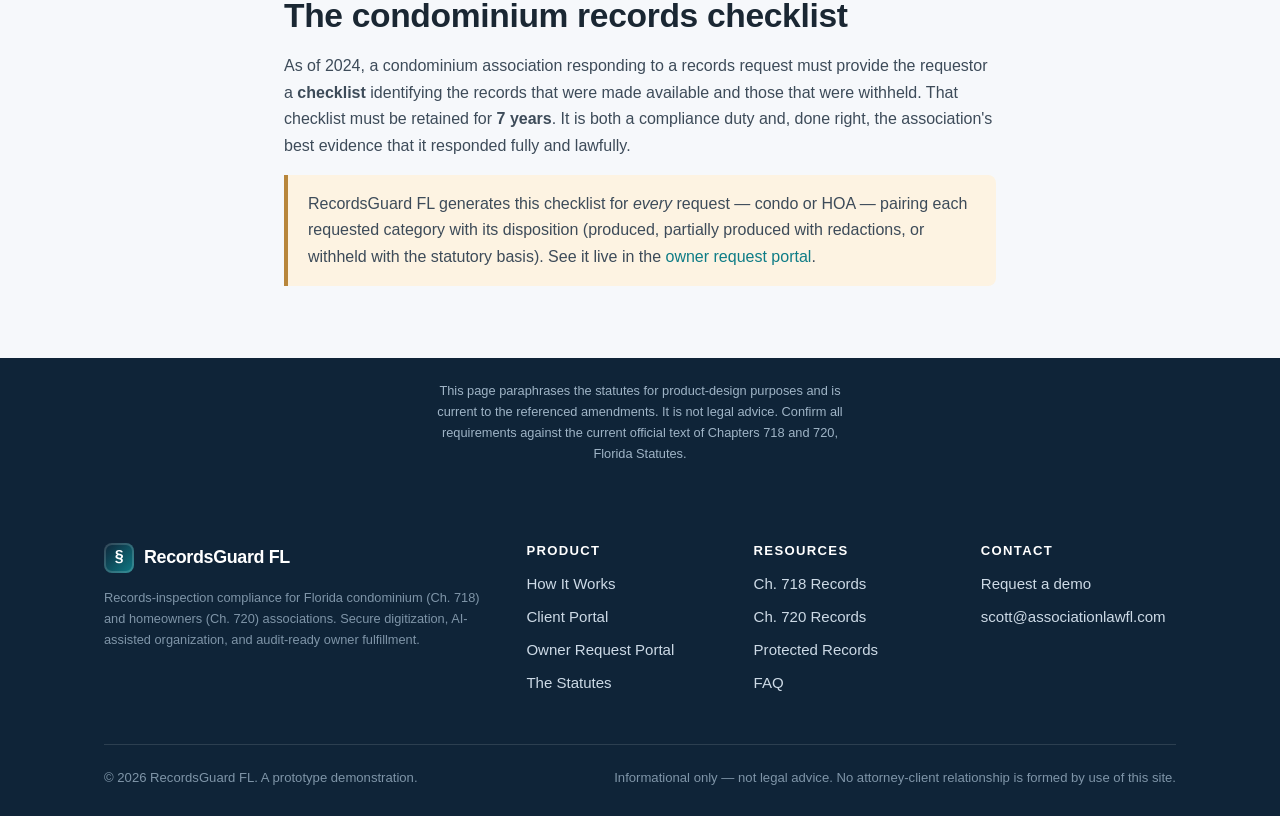
<file: law.html>
<!DOCTYPE html>
<html lang="en">
<head>
  <meta charset="UTF-8" />
  <meta name="viewport" content="width=device-width, initial-scale=1" />
  <meta name="theme-color" content="#0f2438" />
  <title>The Law — Records Inspection under Fla. Stat. 718 &amp; 720 | RecordsGuard FL</title>
  <meta name="description" content="What Florida Statutes Chapters 718 and 720 require of associations for official records, owner inspection deadlines, protected records, and penalties." />
  <link rel="stylesheet" href="assets/css/site.css" />
</head>
<body data-page="law">
  <div id="site-header"></div>

  <div class="hero" style="padding:0">
    <div class="wrap" style="padding-top:64px;padding-bottom:64px">
      <p class="eyebrow">Statutory reference</p>
      <h1>Official records &amp; owner inspection rights</h1>
      <p class="lead">A plain-language walkthrough of what Florida's Condominium Act (Ch. 718) and Homeowners' Association Act (Ch. 720) require — the records associations must keep, how fast they must produce them, what they must withhold, and what happens when they get it wrong.</p>
    </div>
  </div>

  <!-- Deadlines comparison -->
  <section>
    <div class="wrap">
      <div class="center" style="max-width:680px;margin:0 auto 40px">
        <p class="eyebrow">The clock &amp; the consequences</p>
        <h2>Two statutes, two timelines, one high standard.</h2>
      </div>
      <div class="grid grid-2">
        <div class="card pad-lg statute-col">
          <span class="pill teal">Chapter 718</span>
          <h3 style="margin-top:10px">Condominium Association</h3>
          <table class="table" style="margin-top:8px">
            <tr><th>Deadline</th><td>Access <strong>within 10 working days</strong> of a written request <span class="cite">§ 718.111(12)(c)</span></td></tr>
            <tr><th>Location</th><td>Within the county or within 45 miles of the property</td></tr>
            <tr><th>If you miss it</th><td>Rebuttable presumption of <em>willful</em> noncompliance</td></tr>
            <tr><th>Penalty</th><td>$50/day up to 10 days ($500 min.) + prevailing owner's attorney's fees</td></tr>
            <tr><th>Checklist</th><td><span class="pill green">Required (2024)</span> — list of records made available &amp; withheld, kept 7 years</td></tr>
          </table>
        </div>
        <div class="card pad-lg statute-col hoa">
          <span class="pill brass">Chapter 720</span>
          <h3 style="margin-top:10px">Homeowners Association</h3>
          <table class="table" style="margin-top:8px">
            <tr><th>Deadline</th><td>Access <strong>within 10 business days</strong> of a written request <span class="cite">§ 720.303(5)(a)</span></td></tr>
            <tr><th>Location</th><td>Within 45 miles of the community or within the county</td></tr>
            <tr><th>If you miss it</th><td>Rebuttable presumption of <em>willful</em> noncompliance</td></tr>
            <tr><th>Penalty</th><td>$50/day up to 10 days ($500 min.) + prevailing member's attorney's fees</td></tr>
            <tr><th>Access floor</th><td>May not restrict inspection to less than one 8-hour business day per month</td></tr>
          </table>
        </div>
      </div>
      <div class="callout info" style="margin-top:26px">
        <strong>The right is broad.</strong> An association may adopt reasonable rules on the frequency, time, location, and manner of inspection — but it <em>may not</em> require the owner to state a reason for the request. When in doubt, the statutory default favors disclosure of anything not specifically protected.
      </div>
    </div>
  </section>

  <!-- Condo records taxonomy -->
  <section id="condo" class="alt">
    <div class="wrap">
      <p class="eyebrow">§ 718.111(12)(a)</p>
      <h2>Official records a condominium must maintain</h2>
      <p class="muted" style="max-width:70ch">These are the categories RecordsGuard FL organizes your uploads into. Retention periods are the statutory minimums; several core documents must be kept permanently or from the inception of the association.</p>
      <div class="table-wrap" style="margin-top:20px">
        <table class="table">
          <thead><tr><th>Records category</th><th>What it includes</th><th>Cite</th><th>Retention</th></tr></thead>
          <tbody id="condo-cats"></tbody>
        </table>
      </div>
    </div>
  </section>

  <!-- HOA records taxonomy -->
  <section id="hoa">
    <div class="wrap">
      <p class="eyebrow">§ 720.303(4)</p>
      <h2>Official records a homeowners association must maintain</h2>
      <p class="muted" style="max-width:70ch">Chapter 720's list closely tracks Chapter 718, with HOA-specific items such as recorded plats and architectural/construction standards.</p>
      <div class="table-wrap" style="margin-top:20px">
        <table class="table">
          <thead><tr><th>Records category</th><th>What it includes</th><th>Cite</th><th>Retention</th></tr></thead>
          <tbody id="hoa-cats"></tbody>
        </table>
      </div>
    </div>
  </section>

  <!-- Protected records -->
  <section id="protected" class="navy-band">
    <div class="wrap">
      <p class="eyebrow" style="color:#e9c583">Do NOT disclose</p>
      <h2>Records protected from owner inspection</h2>
      <p style="max-width:70ch">Both statutes carve out categories that must be withheld — or redacted — before records are made available. RecordsGuard FL flags these automatically so they never slip through. Disclosing them can be as costly as withholding records that should have been produced.</p>
      <div class="grid grid-2" style="margin-top:26px;gap:34px">
        <div>
          <h3 style="color:#fff">Condominium — § 718.111(12)(c)</h3>
          <div id="condo-protected" class="grid" style="gap:10px;margin-top:12px"></div>
        </div>
        <div>
          <h3 style="color:#fff">HOA — § 720.303(5)(c)</h3>
          <div id="hoa-protected" class="grid" style="gap:10px;margin-top:12px"></div>
        </div>
      </div>
    </div>
  </section>

  <!-- Checklist explainer -->
  <section>
    <div class="wrap narrow">
      <p class="eyebrow">§ 718.111(12) — 2024 amendment</p>
      <h2>The condominium records checklist</h2>
      <p>As of 2024, a condominium association responding to a records request must provide the requestor a <strong>checklist</strong> identifying the records that were made available and those that were withheld. That checklist must be retained for <strong>7 years</strong>. It is both a compliance duty and, done right, the association's best evidence that it responded fully and lawfully.</p>
      <div class="callout">
        RecordsGuard FL generates this checklist for <em>every</em> request — condo or HOA — pairing each requested category with its disposition (produced, partially produced with redactions, or withheld with the statutory basis). See it live in the <a href="owners.html">owner request portal</a>.
      </div>
    </div>
  </section>

  <div class="navy-band" style="padding:22px 0">
    <div class="wrap center" style="padding:0">
      <p class="legal-note" style="margin:0 auto;color:#9fb4c6">This page paraphrases the statutes for product-design purposes and is current to the referenced amendments. It is not legal advice. Confirm all requirements against the current official text of Chapters 718 and 720, Florida Statutes.</p>
    </div>
  </div>

  <div id="site-footer"></div>
  <script src="assets/js/data.js"></script>
  <script src="assets/js/site.js"></script>
  <script>
    (function () {
      function row(c) {
        return '<tr><td><strong>' + c.name + '</strong></td><td class="muted">' + c.desc +
          '</td><td><span class="cite">' + c.cite + '</span></td><td><span class="pill">' + c.retention + '</span></td></tr>';
      }
      document.getElementById('condo-cats').innerHTML = FLRecords.CONDO_CATEGORIES.map(row).join('');
      document.getElementById('hoa-cats').innerHTML = FLRecords.HOA_CATEGORIES.map(row).join('');
      function prot(p) {
        return '<div class="card" style="background:#0c1d2e;border-color:rgba(255,255,255,.1);padding:14px 16px">' +
          '<div style="color:#fff;font-weight:600">' + p.label + '</div>' +
          '<div class="cite" style="color:#8ba3b8">' + p.cite + '</div></div>';
      }
      document.getElementById('condo-protected').innerHTML = FLRecords.CONDO_PROTECTED.map(prot).join('');
      document.getElementById('hoa-protected').innerHTML = FLRecords.HOA_PROTECTED.map(prot).join('');
    })();
  </script>
</body>
</html>
</file>
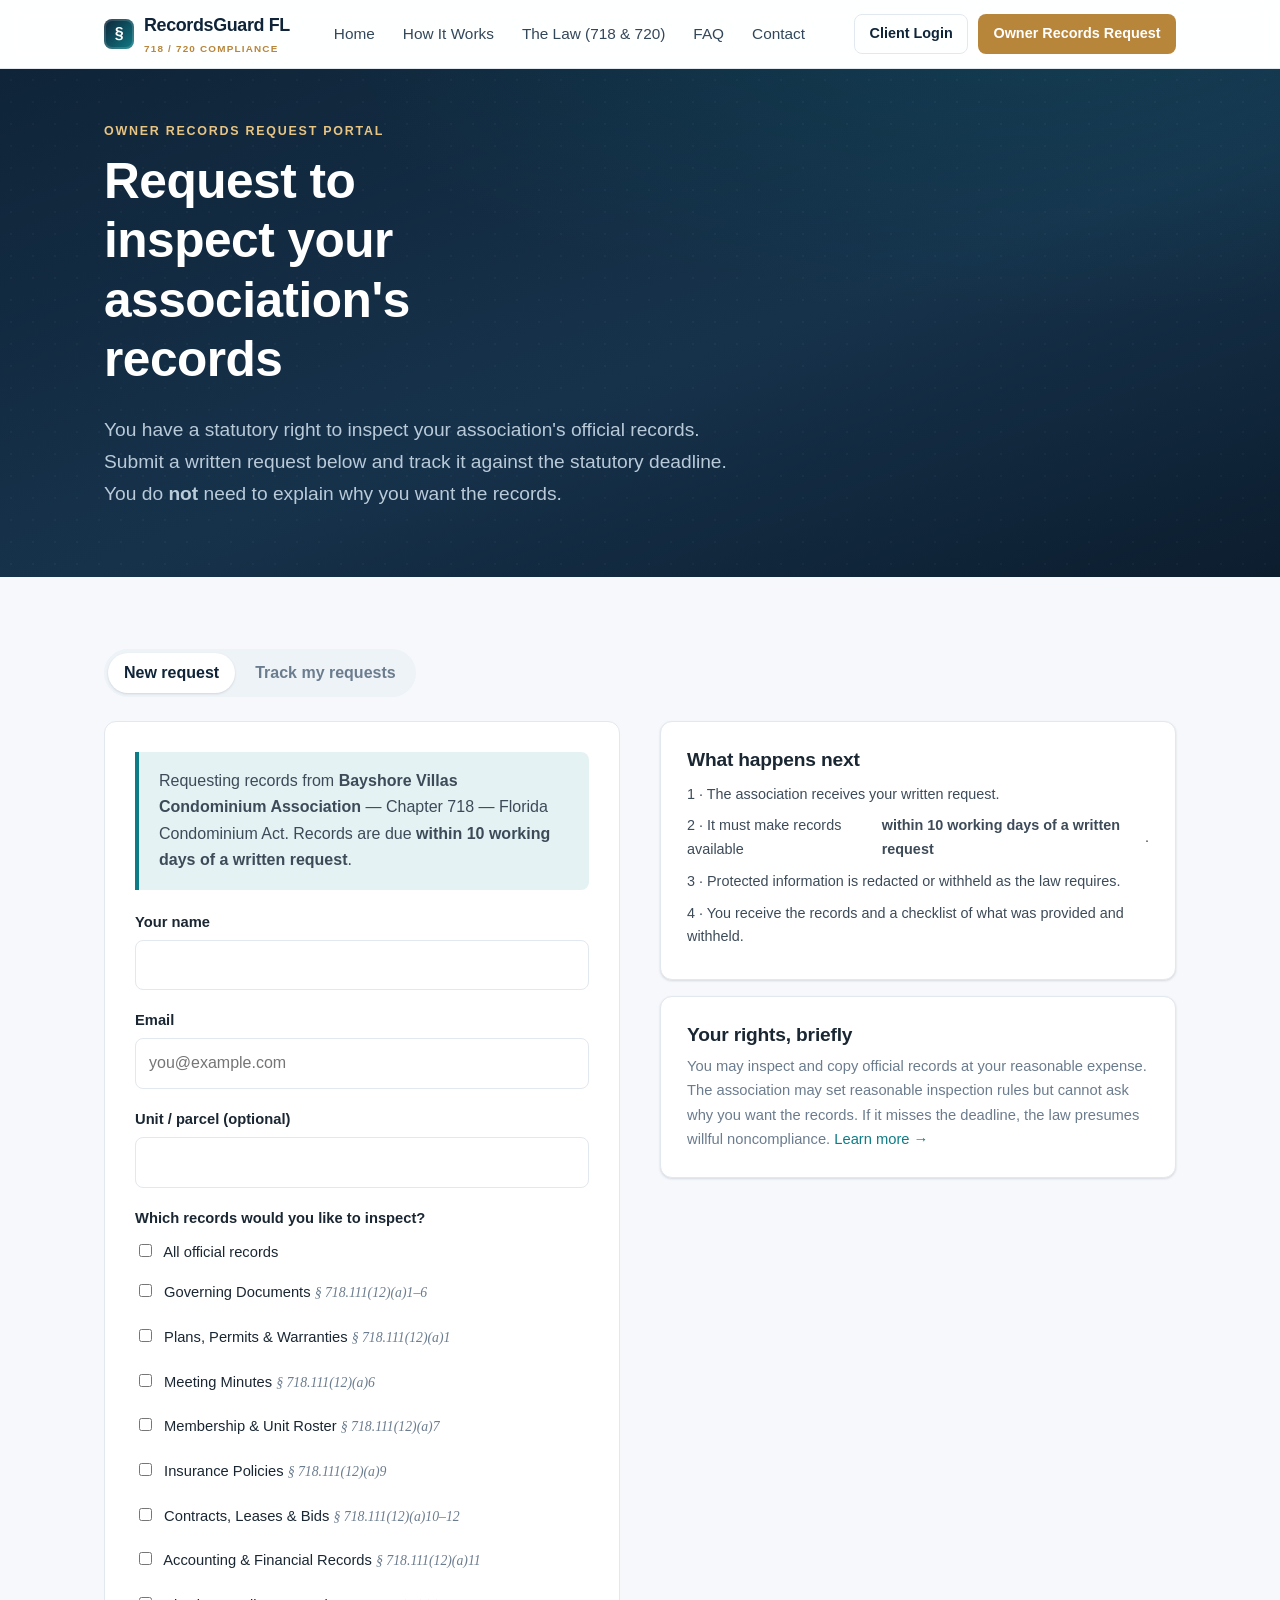
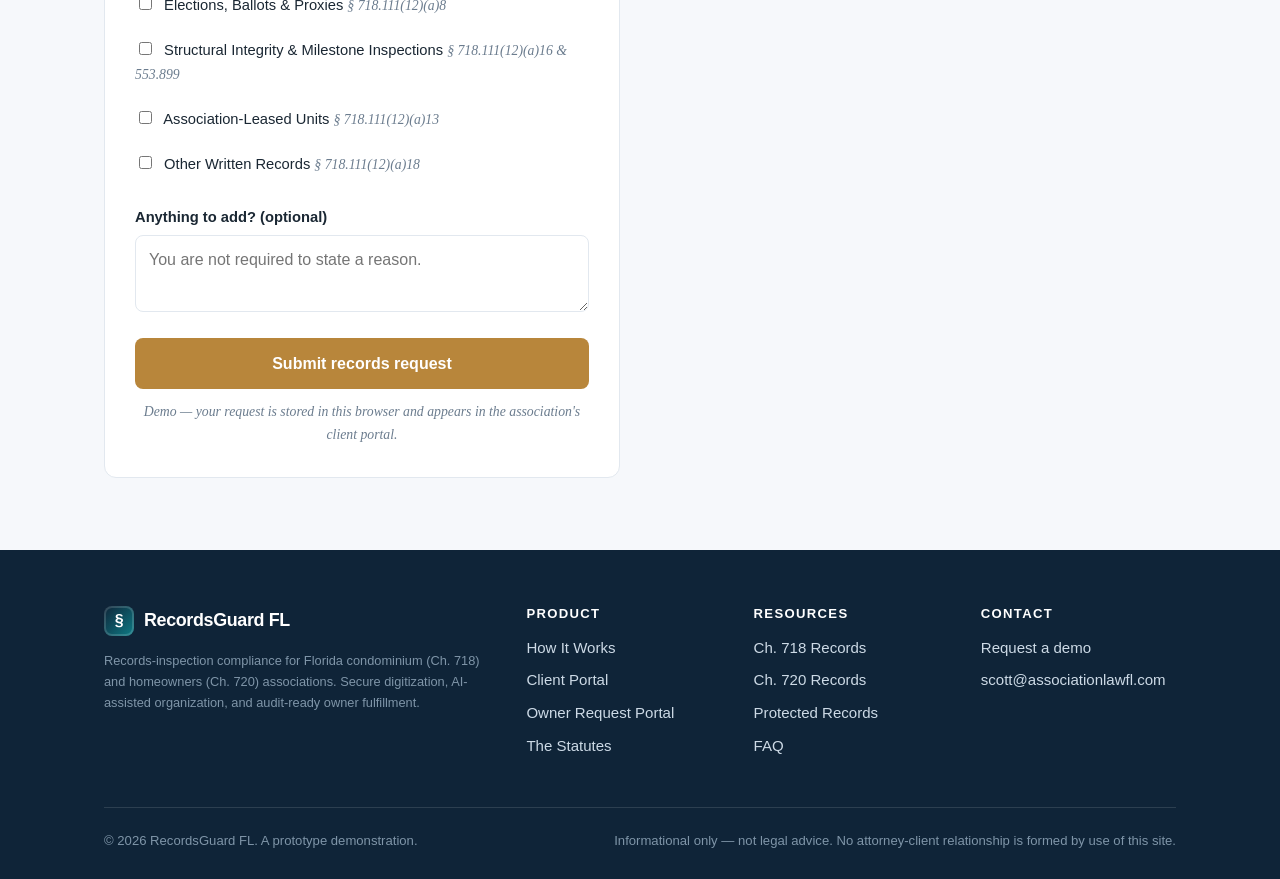
<file: owners.html>
<!DOCTYPE html>
<html lang="en">
<head>
  <meta charset="UTF-8" />
  <meta name="viewport" content="width=device-width, initial-scale=1" />
  <meta name="theme-color" content="#0f2438" />
  <title>Owner Records Request Portal | RecordsGuard FL</title>
  <meta name="description" content="Submit and track an official records inspection request to your Florida condominium or homeowners association." />
  <link rel="stylesheet" href="assets/css/site.css" />
</head>
<body data-page="owners">
  <div id="site-header"></div>

  <div class="hero" style="padding:0">
    <div class="wrap" style="padding-top:52px;padding-bottom:48px">
      <p class="eyebrow">Owner records request portal</p>
      <h1>Request to inspect your association's records</h1>
      <p class="lead">You have a statutory right to inspect your association's official records. Submit a written request below and track it against the statutory deadline. You do <strong>not</strong> need to explain why you want the records.</p>
    </div>
  </div>

  <section>
    <div class="wrap">
      <div class="seg" style="margin-bottom:24px">
        <button id="tab-new" class="active" onclick="RGOwners.tab('new')">New request</button>
        <button id="tab-track" onclick="RGOwners.tab('track')">Track my requests</button>
      </div>

      <!-- NEW REQUEST -->
      <div id="view-new">
        <div class="grid grid-2" style="gap:40px;align-items:start">
          <div class="form-card" style="max-width:none">
            <div class="callout info" style="margin-bottom:20px" id="assoc-context"></div>
            <div class="field">
              <label for="ow-name">Your name</label>
              <input id="ow-name" required />
            </div>
            <div class="field">
              <label for="ow-email">Email</label>
              <input id="ow-email" type="email" required placeholder="you@example.com" />
            </div>
            <div class="field">
              <label for="ow-unit">Unit / parcel (optional)</label>
              <input id="ow-unit" />
            </div>
            <div class="field">
              <label>Which records would you like to inspect?</label>
              <label class="finding" style="font-weight:500"><input type="checkbox" id="ow-all" onchange="RGOwners.toggleAll()" style="width:auto;margin-right:8px"> All official records</label>
              <div id="cat-checks" class="grid" style="gap:6px;margin-top:8px"></div>
            </div>
            <div class="field">
              <label for="ow-msg">Anything to add? (optional)</label>
              <textarea id="ow-msg" rows="2" placeholder="You are not required to state a reason."></textarea>
            </div>
            <button class="btn btn-primary btn-block" onclick="RGOwners.submit()">Submit records request</button>
            <p class="cite center" style="margin:12px 0 0">Demo — your request is stored in this browser and appears in the association's client portal.</p>
          </div>

          <div>
            <div class="card">
              <h3 class="mt-0">What happens next</h3>
              <div class="finding">1 · The association receives your written request.</div>
              <div class="finding" id="deadline-note">2 · It must make records available within the statutory deadline.</div>
              <div class="finding">3 · Protected information is redacted or withheld as the law requires.</div>
              <div class="finding">4 · You receive the records and a checklist of what was provided and withheld.</div>
            </div>
            <div class="card" style="margin-top:16px">
              <h3 class="mt-0">Your rights, briefly</h3>
              <p class="muted mb-0" style="font-size:.92rem">You may inspect and copy official records at your reasonable expense. The association may set reasonable inspection rules but cannot ask why you want the records. If it misses the deadline, the law presumes willful noncompliance. <a href="law.html">Learn more →</a></p>
            </div>
          </div>
        </div>
      </div>

      <!-- TRACK -->
      <div id="view-track" class="hidden">
        <div class="form-card" style="max-width:none;margin-bottom:22px">
          <div class="field mb-0">
            <label for="track-email">Enter the email you used to look up your requests</label>
            <div class="flex" style="gap:10px">
              <input id="track-email" type="email" placeholder="you@example.com" />
              <button class="btn btn-navy btn-sm" onclick="RGOwners.track()">Find</button>
            </div>
          </div>
        </div>
        <div id="track-results"></div>
      </div>
    </div>
  </section>

  <div id="toast" class="toast"></div>
  <div id="site-footer"></div>
  <script src="assets/js/data.js"></script>
  <script src="assets/js/store.js"></script>
  <script src="assets/js/site.js"></script>
  <script src="assets/js/owners.js"></script>
</body>
</html>
</file>
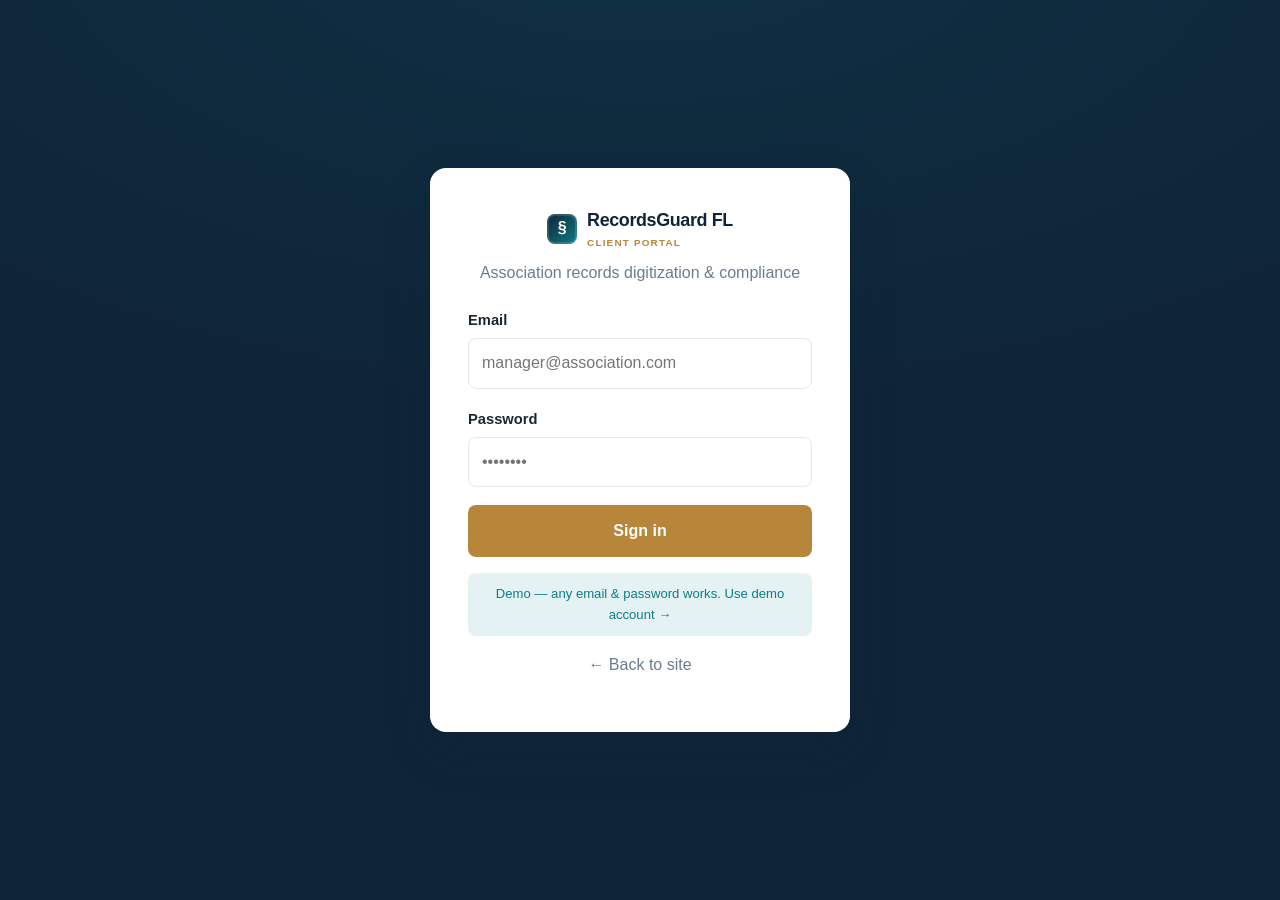
<file: portal.html>
<!DOCTYPE html>
<html lang="en">
<head>
  <meta charset="UTF-8" />
  <meta name="viewport" content="width=device-width, initial-scale=1" />
  <meta name="theme-color" content="#0f2438" />
  <title>Client Portal | RecordsGuard FL</title>
  <link rel="icon" href="assets/favicon.svg" type="image/svg+xml" />
  <link rel="stylesheet" href="assets/css/site.css" />
</head>
<body class="app-body">

  <!-- LOGIN -->
  <div id="login" class="login-screen">
    <div class="login-card">
      <a class="brand" href="index.html"><span class="mark">§</span><span>RecordsGuard&nbsp;FL<small>Client Portal</small></span></a>
      <p class="center muted" style="margin-top:6px">Association records digitization &amp; compliance</p>
      <form onsubmit="return RGPortal.login(event)" style="margin-top:22px">
        <div class="field">
          <label for="lg-email">Email</label>
          <input id="lg-email" type="email" placeholder="manager@association.com" required />
        </div>
        <div class="field">
          <label for="lg-pass">Password</label>
          <input id="lg-pass" type="password" placeholder="••••••••" required />
        </div>
        <button class="btn btn-primary btn-block" type="submit">Sign in</button>
      </form>
      <div class="demo-hint">Demo — any email &amp; password works. <a href="#" onclick="return RGPortal.demoLogin()">Use demo account →</a></div>
      <p class="center" style="margin-top:16px"><a class="muted" href="index.html">← Back to site</a></p>
    </div>
  </div>

  <!-- APP -->
  <div id="app" class="app-shell hidden">
    <aside class="app-side">
      <a class="brand" href="index.html"><span class="mark">§</span><span>RecordsGuard&nbsp;FL<small>Client Portal</small></span></a>
      <button class="side-link active" data-view="dashboard" onclick="RGPortal.go('dashboard')"><span>▚</span> Dashboard</button>
      <button class="side-link" data-view="upload" onclick="RGPortal.go('upload')"><span>⬆</span> Upload records</button>
      <button class="side-link" data-view="records" onclick="RGPortal.go('records')"><span>🗂</span> Records &amp; folders</button>
      <button class="side-link" data-view="review" onclick="RGPortal.go('review')"><span>🚩</span> Review queue <span id="review-badge" class="pill amber" style="margin-left:auto"></span></button>
      <button class="side-link" data-view="requests" onclick="RGPortal.go('requests')"><span>📨</span> Owner requests <span id="req-badge" class="pill teal" style="margin-left:auto"></span></button>
      <button class="side-link" data-view="settings" onclick="RGPortal.go('settings')"><span>⚙</span> Settings</button>
      <div class="side-foot">
        Signed in as<br /><strong id="who" style="color:#cddae6"></strong><br />
        <a href="#" onclick="return RGPortal.logout()" style="color:#8ba3b8">Sign out</a>
      </div>
    </aside>

    <main class="app-main">
      <!-- DASHBOARD -->
      <section class="view active" data-view="dashboard">
        <div class="app-topbar">
          <h1>Dashboard</h1><div class="spacer"></div>
          <span class="pill" id="assoc-pill"></span>
        </div>
        <div class="stat-row">
          <div class="stat"><div class="n" id="s-docs">0</div><div class="l">Documents digitized</div></div>
          <div class="stat"><div class="n" id="s-folders">0</div><div class="l">Records categories used</div></div>
          <div class="stat flag"><div class="n" id="s-flags">0</div><div class="l">Awaiting review</div></div>
          <div class="stat"><div class="n" id="s-reqs">0</div><div class="l">Open owner requests</div></div>
        </div>
        <div class="grid grid-2">
          <div class="card">
            <h3 class="mt-0">Get started</h3>
            <p class="muted">Upload your association's records and let the AI organize and screen them.</p>
            <div class="hero-actions">
              <button class="btn btn-primary btn-sm" onclick="RGPortal.go('upload')">Upload records</button>
              <button class="btn btn-ghost btn-sm" onclick="RGPortal.loadSamples()">Load sample records</button>
            </div>
          </div>
          <div class="card">
            <h3 class="mt-0">Compliance snapshot</h3>
            <div id="dash-compliance"></div>
          </div>
        </div>
        <h3 style="margin-top:28px">Recent activity</h3>
        <div class="card" id="activity"></div>
      </section>

      <!-- UPLOAD -->
      <section class="view" data-view="upload">
        <div class="app-topbar"><h1>Upload records</h1></div>
        <div id="dropzone" class="dropzone">
          <div class="big">⬆</div>
          <h3 class="mb-0">Drag &amp; drop records here</h3>
          <p class="muted">or click to browse — PDFs, scans, spreadsheets, text files</p>
          <input id="file-input" type="file" multiple class="hidden" />
        </div>
        <div class="flex" style="margin-top:14px;justify-content:space-between;flex-wrap:wrap">
          <p class="muted mb-0" style="max-width:60ch;font-size:.9rem">Text files are read and screened on-device; other file types are categorized by name. No file leaves your browser in this demo.</p>
          <button class="btn btn-ghost btn-sm" onclick="RGPortal.loadSamples()">Load sample records instead</button>
        </div>
        <div id="processing" class="hidden" style="margin-top:22px">
          <h3>AI processing…</h3>
          <div class="bar"><span id="proc-bar" style="width:0%"></span></div>
          <p class="muted" id="proc-label" style="margin-top:8px"></p>
        </div>
        <div id="upload-results" style="margin-top:22px"></div>
      </section>

      <!-- RECORDS -->
      <section class="view" data-view="records">
        <div class="app-topbar"><h1>Records &amp; folders</h1><div class="spacer"></div>
          <span class="muted" style="font-size:.9rem">Organized per Fla. Stat. <span id="records-cite">718.111(12)</span></span>
        </div>
        <div id="folders" class="folder-list"></div>
        <div id="records-empty" class="card center hidden"><p class="muted mb-0">No records yet. <a href="#" onclick="return RGPortal.go('upload')">Upload some</a> or <a href="#" onclick="return RGPortal.loadSamples()">load samples</a>.</p></div>
      </section>

      <!-- REVIEW -->
      <section class="view" data-view="review">
        <div class="app-topbar"><h1>Review queue</h1><div class="spacer"></div>
          <span class="muted" style="font-size:.9rem">Documents held until a human redacts &amp; approves</span>
        </div>
        <div class="callout warn" style="margin-bottom:18px">These documents contain information that is protected from owner inspection. Nothing here can be released to an owner until it is redacted and approved.</div>
        <div id="review-list"></div>
      </section>

      <!-- REQUESTS -->
      <section class="view" data-view="requests">
        <div class="app-topbar"><h1>Owner records requests</h1></div>
        <div id="requests-list"></div>
      </section>

      <!-- SETTINGS -->
      <section class="view" data-view="settings">
        <div class="app-topbar"><h1>Settings</h1></div>
        <div class="form-card">
          <div class="field">
            <label for="set-name">Association name</label>
            <input id="set-name" />
          </div>
          <div class="field">
            <label>Association type</label>
            <div class="seg" id="type-seg">
              <button data-type="condo" onclick="RGPortal.setType('condo')">Condominium (718)</button>
              <button data-type="hoa" onclick="RGPortal.setType('hoa')">HOA (720)</button>
            </div>
            <small>Determines the records taxonomy and whether the statutory checklist is mandatory.</small>
          </div>
          <button class="btn btn-primary btn-sm" onclick="RGPortal.saveSettings()">Save</button>
        </div>
        <div class="card" style="margin-top:20px;max-width:560px">
          <h3 class="mt-0">Demo data</h3>
          <p class="muted">Reset clears all documents and requests stored in this browser.</p>
          <button class="btn btn-ghost btn-sm" onclick="RGPortal.resetDemo()">Reset demo data</button>
        </div>
      </section>
    </main>
  </div>

  <div id="toast" class="toast"></div>
  <script src="assets/js/data.js"></script>
  <script src="assets/js/store.js"></script>
  <script src="assets/js/portal.js"></script>
</body>
</html>
</file>
<file: assets/css/site.css>
/* ============================================================
   RecordsGuard FL — shared design system
   A calm, trustworthy legal-tech palette: deep navy + slate,
   warm brass accent, generous whitespace, accessible contrast.
   ============================================================ */

:root {
  --navy: #0f2438;
  --navy-2: #16324b;
  --slate: #33475b;
  --ink: #1a2733;
  --body: #3d4b59;
  --muted: #6b7c8e;
  --line: #e2e8ef;
  --bg: #f6f8fb;
  --surface: #ffffff;
  --surface-2: #eef3f8;
  --brass: #b8863b;
  --brass-2: #a1712c;
  --teal: #0e7c86;
  --green: #1f8a5b;
  --amber: #b9791f;
  --red: #b3261e;
  --amber-bg: #fdf3e2;
  --red-bg: #fbeceb;
  --green-bg: #e8f4ee;
  --teal-bg: #e4f2f3;
  --radius: 12px;
  --radius-sm: 8px;
  --shadow-sm: 0 1px 2px rgba(15, 36, 56, .06), 0 1px 3px rgba(15, 36, 56, .08);
  --shadow: 0 4px 12px rgba(15, 36, 56, .08), 0 12px 32px rgba(15, 36, 56, .06);
  --shadow-lg: 0 20px 50px rgba(15, 36, 56, .16);
  --maxw: 1120px;
  --font: "Inter", -apple-system, BlinkMacSystemFont, "Segoe UI", Roboto, Helvetica, Arial, sans-serif;
  --serif: "Georgia", "Times New Roman", serif;
}

* { box-sizing: border-box; }

html { scroll-behavior: smooth; }

body {
  margin: 0;
  font-family: var(--font);
  color: var(--body);
  background: var(--bg);
  line-height: 1.65;
  -webkit-font-smoothing: antialiased;
  text-rendering: optimizeLegibility;
}

h1, h2, h3, h4 { color: var(--ink); line-height: 1.2; margin: 0 0 .5em; font-weight: 700; letter-spacing: -.01em; }
h1 { font-size: clamp(2rem, 4.5vw, 3.1rem); }
h2 { font-size: clamp(1.5rem, 3vw, 2.1rem); }
h3 { font-size: 1.2rem; }
p { margin: 0 0 1em; }
a { color: var(--teal); text-decoration: none; }
a:hover { text-decoration: underline; }
img { max-width: 100%; }

.wrap { max-width: var(--maxw); margin: 0 auto; padding: 0 24px; }
.narrow { max-width: 760px; }
section { padding: 72px 0; }
.muted { color: var(--muted); }
.center { text-align: center; }
.eyebrow {
  text-transform: uppercase; letter-spacing: .14em; font-size: .78rem;
  font-weight: 700; color: var(--brass); margin: 0 0 .8em;
}

/* ---------- Buttons ---------- */
.btn {
  display: inline-flex; align-items: center; gap: .5em;
  font: inherit; font-weight: 600; cursor: pointer;
  padding: .72em 1.4em; border-radius: var(--radius-sm);
  border: 1px solid transparent; transition: .15s ease;
  text-decoration: none; white-space: nowrap;
}
.btn:hover { text-decoration: none; transform: translateY(-1px); }
.btn:active { transform: translateY(0); }
.btn-primary { background: var(--brass); color: #fff; }
.btn-primary:hover { background: var(--brass-2); }
.btn-navy { background: var(--navy); color: #fff; }
.btn-navy:hover { background: var(--navy-2); }
.btn-ghost { background: transparent; color: var(--navy); border-color: var(--line); }
.btn-ghost:hover { background: var(--surface-2); }
.btn-sm { padding: .5em 1em; font-size: .9rem; }
.btn-block { width: 100%; justify-content: center; }
.btn:disabled { opacity: .5; cursor: not-allowed; transform: none; }

/* ---------- Header / nav ---------- */
.site-header {
  position: sticky; top: 0; z-index: 50;
  background: rgba(255, 255, 255, .9); backdrop-filter: blur(10px);
  border-bottom: 1px solid var(--line);
}
.nav { display: flex; align-items: center; gap: 24px; height: 68px; }
.brand { display: flex; align-items: center; gap: 10px; font-weight: 800; color: var(--navy); font-size: 1.12rem; letter-spacing: -.02em; }
.brand:hover { text-decoration: none; }
.brand .mark {
  width: 30px; height: 30px; border-radius: 8px; flex: none;
  background: linear-gradient(135deg, var(--navy), var(--teal));
  display: grid; place-items: center; color: #fff; font-size: 1rem;
  box-shadow: inset 0 0 0 2px rgba(255,255,255,.15);
}
.brand small { display: block; font-size: .62rem; font-weight: 600; letter-spacing: .12em; color: var(--brass); text-transform: uppercase; }
.nav-links { display: flex; gap: 4px; margin-left: 8px; }
.nav-links a {
  color: var(--slate); font-weight: 500; padding: 8px 12px; border-radius: 6px; font-size: .96rem;
}
.nav-links a:hover { background: var(--surface-2); text-decoration: none; color: var(--ink); }
.nav-links a.active { color: var(--navy); font-weight: 700; }
.nav-cta { margin-left: auto; display: flex; gap: 10px; align-items: center; }
.nav-toggle { display: none; background: none; border: 1px solid var(--line); border-radius: 8px; padding: 8px 10px; cursor: pointer; font-size: 1.1rem; }

@media (max-width: 900px) {
  .nav-links, .nav-cta .btn-ghost { display: none; }
  .nav-toggle { display: block; }
  .nav.open { flex-wrap: wrap; height: auto; padding-bottom: 12px; }
  .nav.open .nav-links { display: flex; flex-direction: column; width: 100%; gap: 2px; }
  .nav.open .nav-links a { padding: 12px; border-radius: 8px; }
}

/* ---------- Hero ---------- */
.hero {
  background:
    radial-gradient(1200px 500px at 80% -10%, rgba(14,124,134,.18), transparent 60%),
    linear-gradient(160deg, var(--navy) 0%, var(--navy-2) 55%, #0c1d2e 100%);
  color: #dbe6f0; position: relative; overflow: hidden;
}
.hero::after {
  content: ""; position: absolute; inset: 0; opacity: .5;
  background-image: radial-gradient(rgba(255,255,255,.06) 1px, transparent 1px);
  background-size: 22px 22px; pointer-events: none;
}
.hero .wrap { position: relative; z-index: 1; padding-top: 84px; padding-bottom: 84px; }
.hero h1 { color: #fff; max-width: 15ch; }
.hero p.lead { font-size: 1.2rem; color: #b9cad9; max-width: 60ch; }
.hero .eyebrow { color: #e9c583; }
.hero-actions { display: flex; gap: 14px; flex-wrap: wrap; margin-top: 28px; }
.hero-badges { display: flex; gap: 22px; flex-wrap: wrap; margin-top: 40px; color: #9fb4c6; font-size: .92rem; }
.hero-badges span { display: flex; align-items: center; gap: 8px; }

/* ---------- Cards & grids ---------- */
.grid { display: grid; gap: 22px; }
.grid-2 { grid-template-columns: repeat(2, 1fr); }
.grid-3 { grid-template-columns: repeat(3, 1fr); }
.grid-4 { grid-template-columns: repeat(4, 1fr); }
@media (max-width: 860px) { .grid-2, .grid-3, .grid-4 { grid-template-columns: 1fr; } }

.card {
  background: var(--surface); border: 1px solid var(--line);
  border-radius: var(--radius); padding: 26px; box-shadow: var(--shadow-sm);
}
.card.pad-lg { padding: 34px; }
.card-icon {
  width: 44px; height: 44px; border-radius: 10px; display: grid; place-items: center;
  background: var(--teal-bg); color: var(--teal); font-size: 1.3rem; margin-bottom: 16px;
}
.card h3 { margin-bottom: .4em; }
.card p:last-child { margin-bottom: 0; }

.step-num {
  width: 38px; height: 38px; border-radius: 50%; background: var(--navy); color: #fff;
  display: grid; place-items: center; font-weight: 700; margin-bottom: 14px;
}

/* ---------- Panels / alt sections ---------- */
.alt { background: var(--surface); border-top: 1px solid var(--line); border-bottom: 1px solid var(--line); }
.navy-band { background: var(--navy); color: #cddae6; }
.navy-band h2 { color: #fff; }

/* ---------- Pills / badges ---------- */
.pill {
  display: inline-flex; align-items: center; gap: 6px; font-size: .78rem; font-weight: 600;
  padding: 3px 10px; border-radius: 999px; background: var(--surface-2); color: var(--slate);
}
.pill.brass { background: #f6ecd9; color: var(--brass-2); }
.pill.teal { background: var(--teal-bg); color: var(--teal); }
.pill.green { background: var(--green-bg); color: var(--green); }
.pill.amber { background: var(--amber-bg); color: var(--amber); }
.pill.red { background: var(--red-bg); color: var(--red); }
.cite { font-family: var(--serif); font-style: italic; font-size: .86rem; color: var(--muted); }

/* ---------- Tables ---------- */
.table { width: 100%; border-collapse: collapse; font-size: .95rem; }
.table th, .table td { text-align: left; padding: 12px 14px; border-bottom: 1px solid var(--line); vertical-align: top; }
.table th { color: var(--muted); font-size: .78rem; text-transform: uppercase; letter-spacing: .08em; font-weight: 700; }
.table tr:last-child td { border-bottom: none; }
.table-wrap { overflow-x: auto; border: 1px solid var(--line); border-radius: var(--radius); background: var(--surface); }

/* ---------- Comparison / statute columns ---------- */
.statute-col { border-top: 4px solid var(--teal); }
.statute-col.hoa { border-top-color: var(--brass); }

/* ---------- Callouts ---------- */
.callout { border-left: 4px solid var(--brass); background: var(--amber-bg); padding: 16px 20px; border-radius: 0 var(--radius-sm) var(--radius-sm) 0; }
.callout.info { border-color: var(--teal); background: var(--teal-bg); }
.callout.warn { border-color: var(--amber); background: var(--amber-bg); }

/* ---------- FAQ ---------- */
details.faq { background: var(--surface); border: 1px solid var(--line); border-radius: var(--radius-sm); padding: 4px 20px; margin-bottom: 12px; }
details.faq summary { cursor: pointer; font-weight: 600; color: var(--ink); padding: 16px 0; list-style: none; display: flex; justify-content: space-between; gap: 12px; }
details.faq summary::-webkit-details-marker { display: none; }
details.faq summary::after { content: "+"; color: var(--brass); font-size: 1.4rem; line-height: 1; }
details.faq[open] summary::after { content: "–"; }
details.faq p { padding-bottom: 16px; margin: 0; }

/* ---------- Footer ---------- */
.site-footer { background: var(--navy); color: #9fb4c6; padding: 56px 0 28px; margin-top: 0; }
.site-footer a { color: #cddae6; }
.footer-grid { display: grid; grid-template-columns: 2fr 1fr 1fr 1fr; gap: 32px; }
@media (max-width: 860px) { .footer-grid { grid-template-columns: 1fr 1fr; } }
.site-footer h4 { color: #fff; font-size: .82rem; text-transform: uppercase; letter-spacing: .1em; margin-bottom: 14px; }
.site-footer ul { list-style: none; padding: 0; margin: 0; }
.site-footer li { margin-bottom: 8px; font-size: .94rem; }
.footer-bottom { border-top: 1px solid rgba(255,255,255,.12); margin-top: 40px; padding-top: 22px; font-size: .82rem; color: #7f95a8; display: flex; justify-content: space-between; gap: 16px; flex-wrap: wrap; }
.legal-note { font-size: .8rem; color: #7f95a8; max-width: 60ch; }

/* ============================================================
   APP SHELL (client portal + owner portal)
   ============================================================ */
.app-body { background: var(--surface-2); }
.app-shell { display: grid; grid-template-columns: 248px 1fr; min-height: 100vh; }
.app-side {
  background: var(--navy); color: #b9cad9; padding: 22px 16px; display: flex; flex-direction: column; gap: 6px;
}
.app-side .brand { color: #fff; margin-bottom: 22px; padding: 0 8px; }
.app-side .brand small { color: #e9c583; }
.side-link {
  display: flex; align-items: center; gap: 10px; padding: 11px 12px; border-radius: 8px;
  color: #b9cad9; font-weight: 500; font-size: .96rem; cursor: pointer; border: none; background: none; width: 100%; text-align: left; font-family: inherit;
}
.side-link:hover { background: rgba(255,255,255,.06); color: #fff; text-decoration: none; }
.side-link.active { background: var(--teal); color: #fff; }
.side-foot { margin-top: auto; font-size: .8rem; color: #7f95a8; padding: 12px 8px; }
.app-main { padding: 28px 34px 60px; overflow: auto; }
.app-topbar { display: flex; align-items: center; gap: 16px; margin-bottom: 26px; flex-wrap: wrap; }
.app-topbar h1 { font-size: 1.5rem; margin: 0; }
.app-topbar .spacer { flex: 1; }
@media (max-width: 800px) {
  .app-shell { grid-template-columns: 1fr; }
  .app-side { flex-direction: row; overflow-x: auto; padding: 12px; align-items: center; }
  .app-side .brand { margin: 0 12px 0 4px; }
  .side-foot { display: none; }
  .app-main { padding: 18px; }
}

.view { display: none; }
.view.active { display: block; animation: fade .25s ease; }
@keyframes fade { from { opacity: 0; transform: translateY(6px); } to { opacity: 1; transform: none; } }

/* Stat tiles */
.stat-row { display: grid; grid-template-columns: repeat(4, 1fr); gap: 16px; margin-bottom: 26px; }
@media (max-width: 800px) { .stat-row { grid-template-columns: 1fr 1fr; } }
.stat { background: var(--surface); border: 1px solid var(--line); border-radius: var(--radius); padding: 18px; }
.stat .n { font-size: 2rem; font-weight: 800; color: var(--ink); line-height: 1; }
.stat .l { font-size: .82rem; color: var(--muted); margin-top: 6px; }
.stat.flag .n { color: var(--red); }

/* Dropzone */
.dropzone {
  border: 2px dashed var(--line); border-radius: var(--radius); background: var(--surface);
  padding: 46px 24px; text-align: center; transition: .2s; cursor: pointer;
}
.dropzone:hover, .dropzone.drag { border-color: var(--teal); background: var(--teal-bg); }
.dropzone .big { font-size: 2.4rem; }

/* Folder / doc list */
.folder-list { display: grid; gap: 12px; }
.folder {
  background: var(--surface); border: 1px solid var(--line); border-radius: var(--radius); overflow: hidden;
}
.folder-head { display: flex; align-items: center; gap: 12px; padding: 14px 18px; cursor: pointer; }
.folder-head:hover { background: var(--surface-2); }
.folder-head .fname { font-weight: 700; color: var(--ink); }
.folder-head .fcount { margin-left: auto; }
.folder-docs { border-top: 1px solid var(--line); display: none; }
.folder.open .folder-docs { display: block; }
.doc-row { display: flex; align-items: center; gap: 12px; padding: 11px 18px; border-bottom: 1px solid var(--surface-2); font-size: .94rem; }
.doc-row:last-child { border-bottom: none; }
.doc-row .dname { color: var(--ink); font-weight: 500; overflow: hidden; text-overflow: ellipsis; white-space: nowrap; }
.doc-row .dmeta { margin-left: auto; display: flex; gap: 8px; align-items: center; flex: none; }

/* Review cards */
.review-card { background: var(--surface); border: 1px solid var(--line); border-left: 4px solid var(--amber); border-radius: var(--radius); padding: 18px 20px; margin-bottom: 14px; }
.review-card.high { border-left-color: var(--red); }
.finding { display: flex; align-items: center; gap: 8px; font-size: .9rem; padding: 4px 0; }
.finding code { background: var(--surface-2); padding: 2px 8px; border-radius: 5px; font-size: .82rem; color: var(--slate); }

/* Forms */
.field { margin-bottom: 18px; }
.field label { display: block; font-weight: 600; color: var(--ink); font-size: .92rem; margin-bottom: 6px; }
.field input, .field select, .field textarea {
  width: 100%; font: inherit; padding: 11px 13px; border: 1px solid var(--line);
  border-radius: var(--radius-sm); background: var(--surface); color: var(--ink);
}
.field input:focus, .field select:focus, .field textarea:focus { outline: none; border-color: var(--teal); box-shadow: 0 0 0 3px var(--teal-bg); }
.field small { color: var(--muted); font-size: .82rem; }
.form-card { background: var(--surface); border: 1px solid var(--line); border-radius: var(--radius); padding: 30px; max-width: 560px; }

/* Toggle segmented */
.seg { display: inline-flex; background: var(--surface-2); border-radius: 999px; padding: 4px; gap: 4px; }
.seg button { border: none; background: none; font: inherit; font-weight: 600; padding: 7px 16px; border-radius: 999px; cursor: pointer; color: var(--muted); }
.seg button.active { background: var(--surface); color: var(--navy); box-shadow: var(--shadow-sm); }

/* Progress bar */
.bar { height: 8px; background: var(--surface-2); border-radius: 999px; overflow: hidden; }
.bar > span { display: block; height: 100%; background: var(--teal); transition: width .4s ease; }

/* Login screen */
.login-screen { min-height: 100vh; display: grid; place-items: center; padding: 24px;
  background: radial-gradient(1000px 500px at 50% -10%, rgba(14,124,134,.15), transparent), var(--navy); }
.login-card { background: var(--surface); border-radius: 16px; box-shadow: var(--shadow-lg); padding: 38px; width: 100%; max-width: 420px; }
.login-card .brand { justify-content: center; margin-bottom: 8px; }
.demo-hint { font-size: .82rem; background: var(--teal-bg); color: var(--teal); padding: 10px 12px; border-radius: 8px; margin-top: 16px; text-align: center; }

/* Checklist output */
.checklist-doc { background: var(--surface); border: 1px solid var(--line); border-radius: var(--radius); padding: 30px; box-shadow: var(--shadow-sm); }
.checklist-doc h2 { border-bottom: 2px solid var(--navy); padding-bottom: 10px; }
.toast {
  position: fixed; bottom: 24px; left: 50%; transform: translateX(-50%);
  background: var(--navy); color: #fff; padding: 12px 20px; border-radius: 10px;
  box-shadow: var(--shadow-lg); z-index: 200; opacity: 0; transition: .3s; pointer-events: none;
}
.toast.show { opacity: 1; bottom: 34px; }

.hidden { display: none !important; }
.flex { display: flex; align-items: center; gap: 12px; }
.mt-0 { margin-top: 0; } .mb-0 { margin-bottom: 0; }
.tag-list { display: flex; flex-wrap: wrap; gap: 8px; }
</file>
